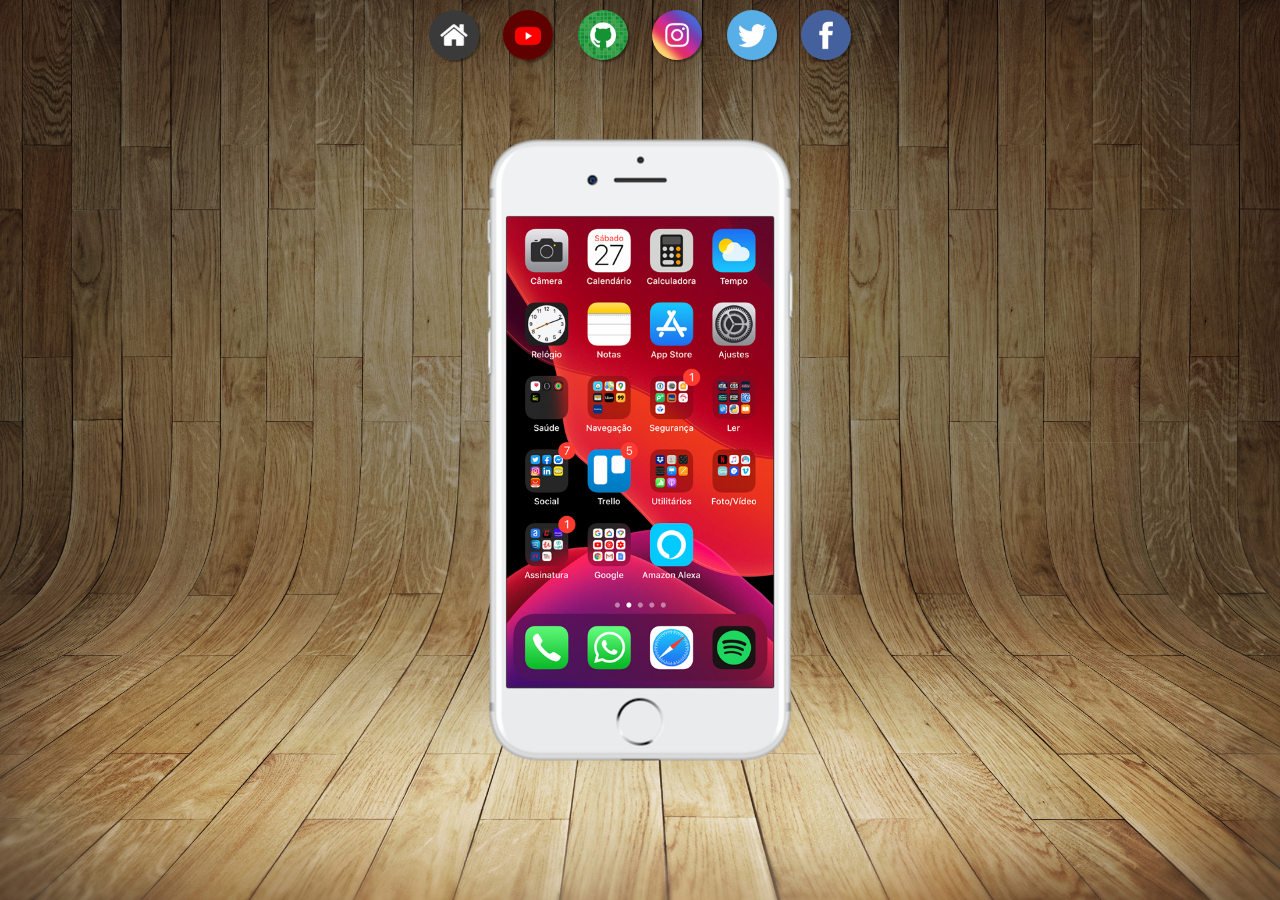
<file: index.html>
<!DOCTYPE html>
<html lang="pt-br">
<head>
    <meta charset="UTF-8">
    <meta name="viewport" content="width=device-width, initial-scale=1.0">
    <link rel="stylesheet" href="estilo/style.css">
    <link rel="shortcut icon" href="favicon.ico" type="image/x-icon">
    <title>Projeto Redes Sociais</title>
</head>
<body> <!--Versão do gustavo guanabara-->
    <main>
        <section id="telefone">
            <iframe src="home.html" name="tela" id="tela" frameborder="0">
                Seu navegador não é compativel com isso.
            </iframe>
        </section>

        <section id="redes-sociais">
            <a href="home.html" target="tela"> <img src="imagens/logo-home.jpg" alt="Home"></a> 
            <a href="youtube.html" target="tela"> <img src="imagens/logo-youtube.jpg" alt="YouTube"></a> 
            <a href="github.html" target="tela"> <img src="imagens/logo-github.jpg" alt="GitHub"></a> 
            <a href="instagram.html" target="tela"> <img src="imagens/logo-instagram.jpg" alt="Instagram"></a> 
            <a href="twitter.html" target="tela"> <img src="imagens/logo-twitter.jpg" alt="Twitter"></a>
            <a href="facebook.html" target="tela"> <img src="imagens/logo-facebook.jpg" alt="Facebook"></a>
        </section>
    </main>
</body>
</html>
</file>
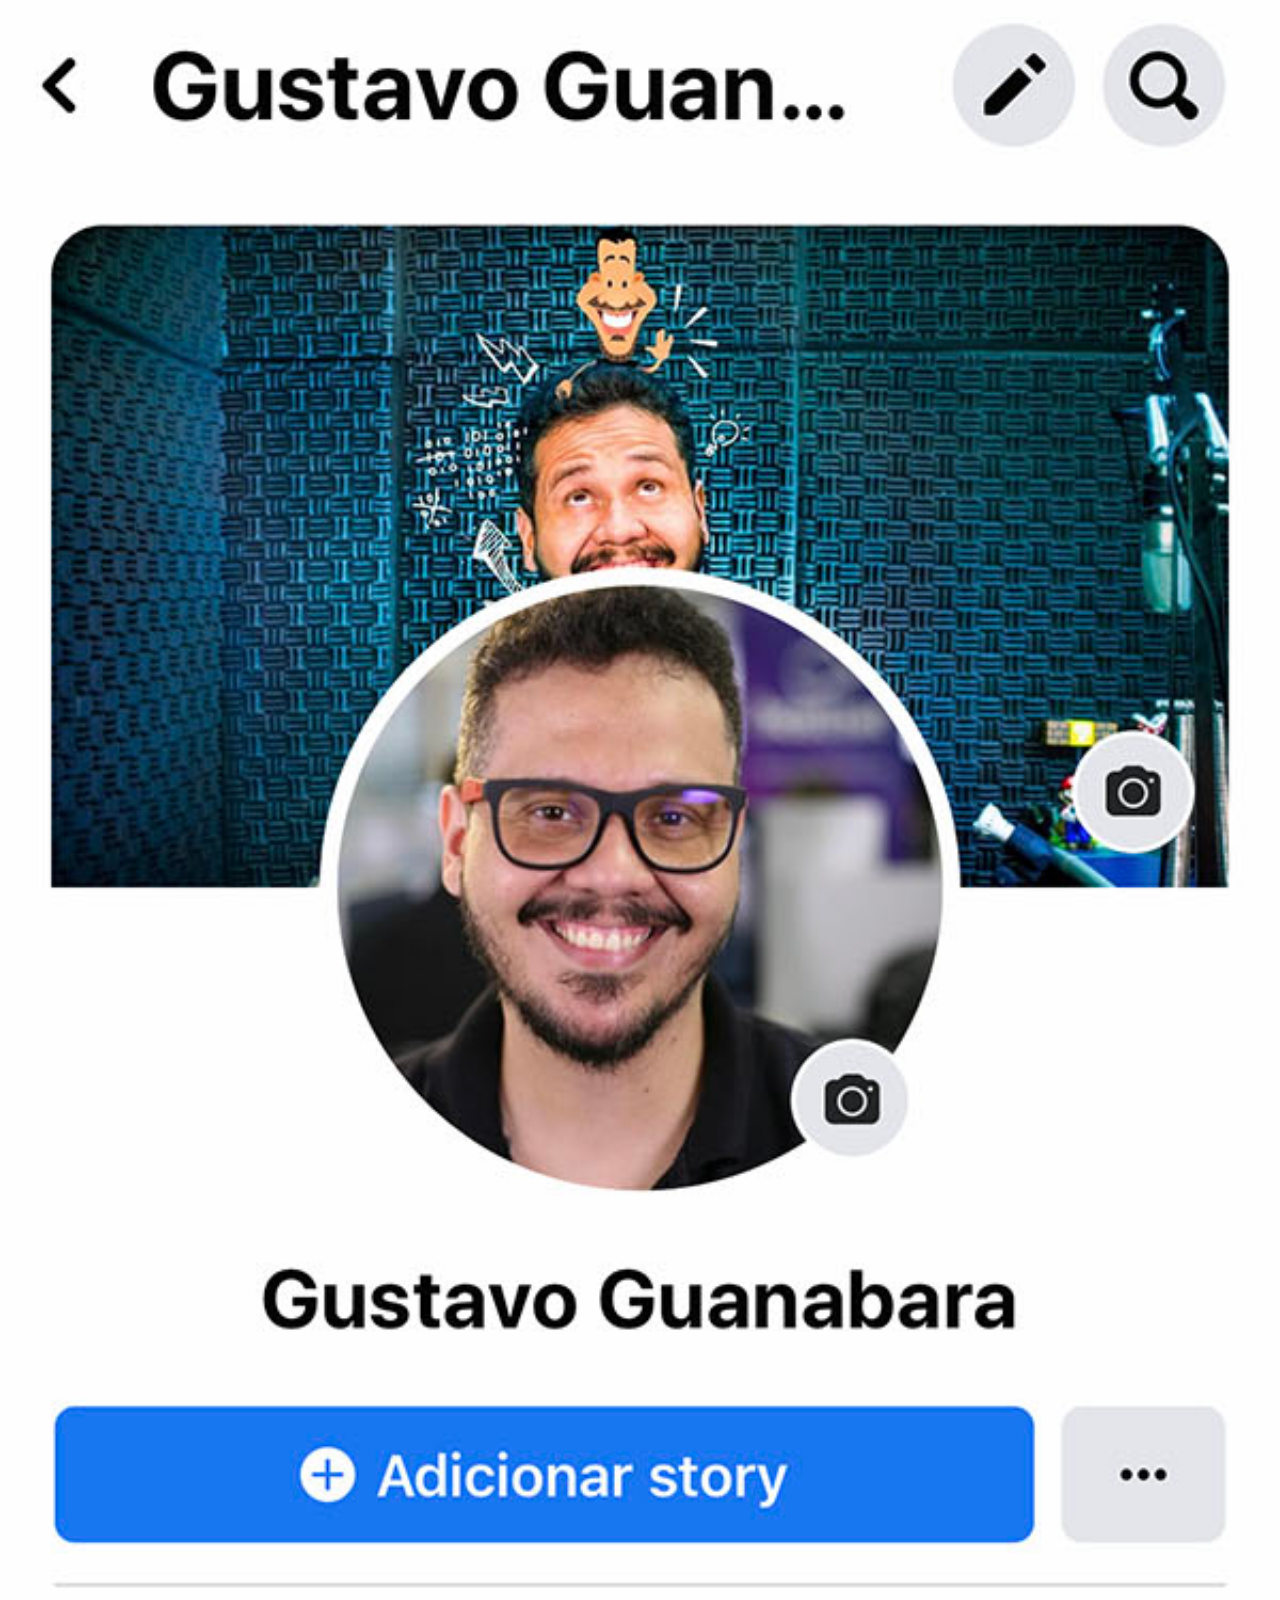
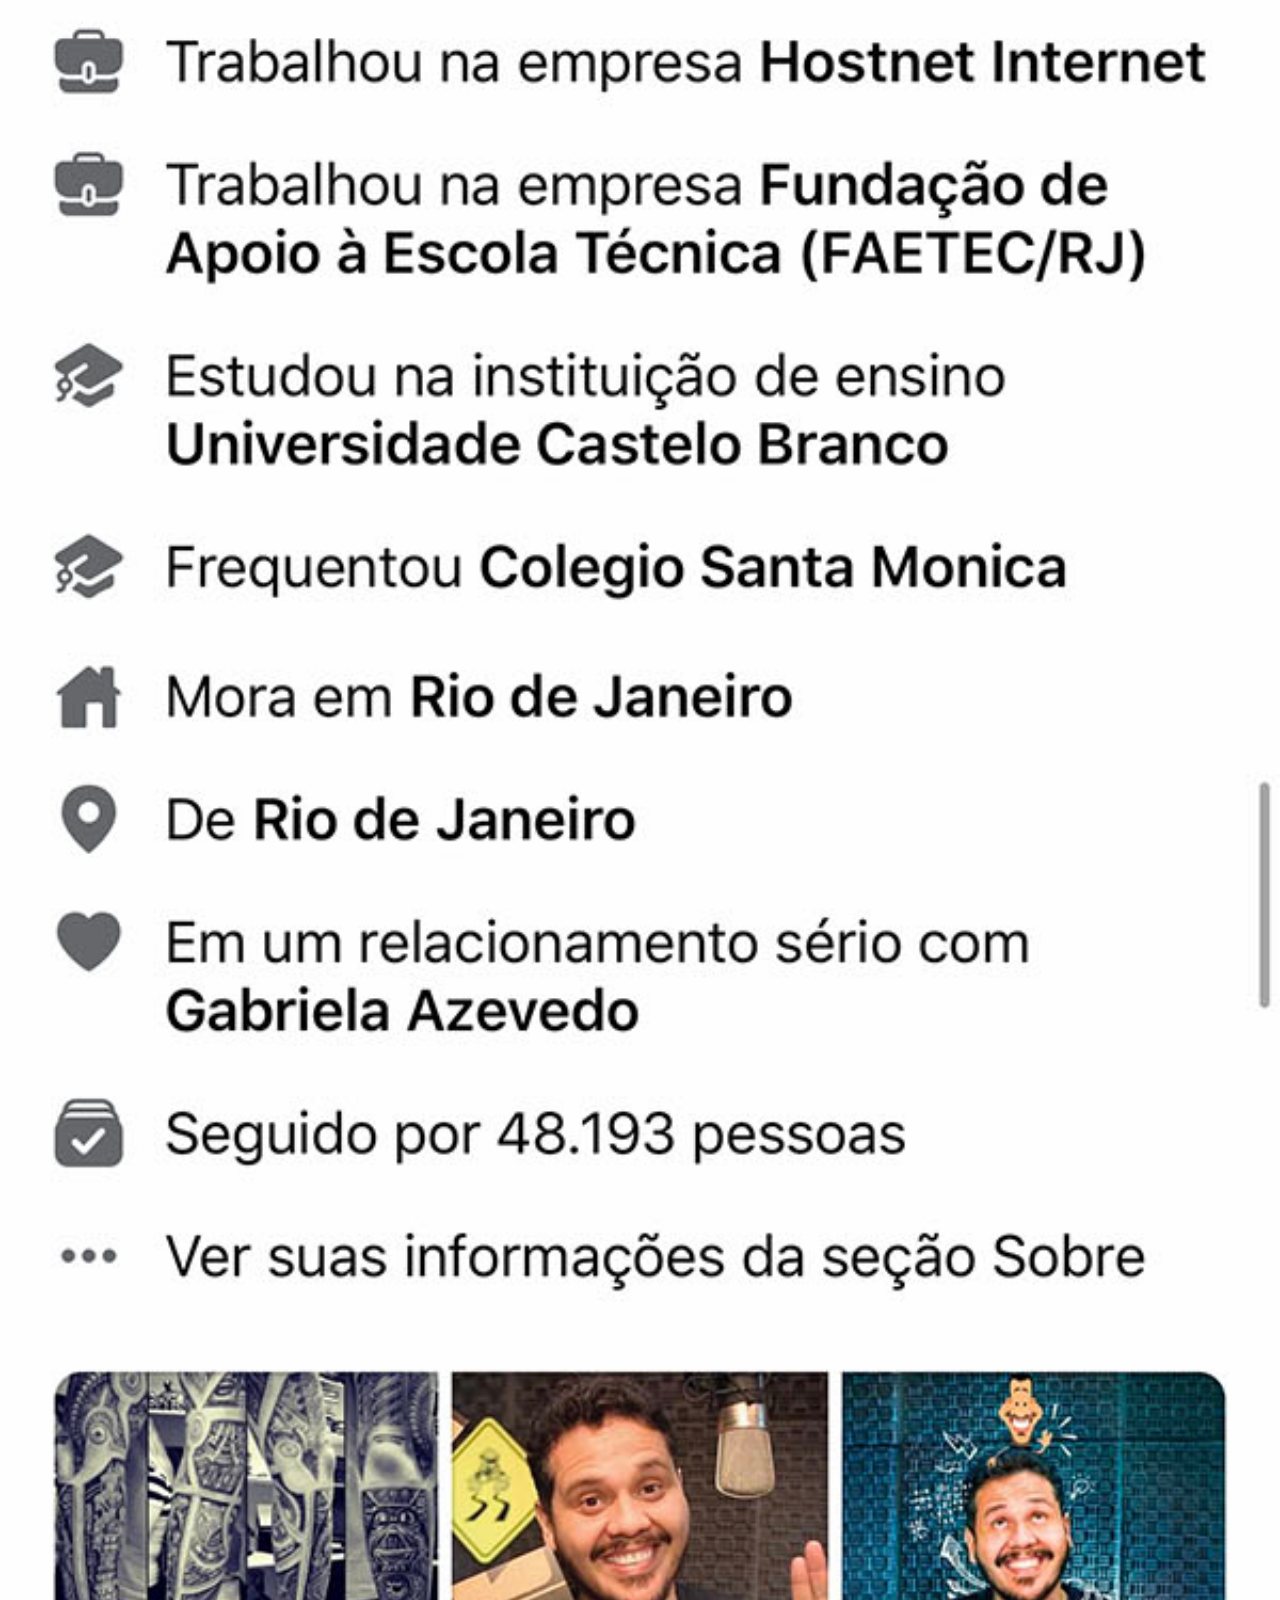
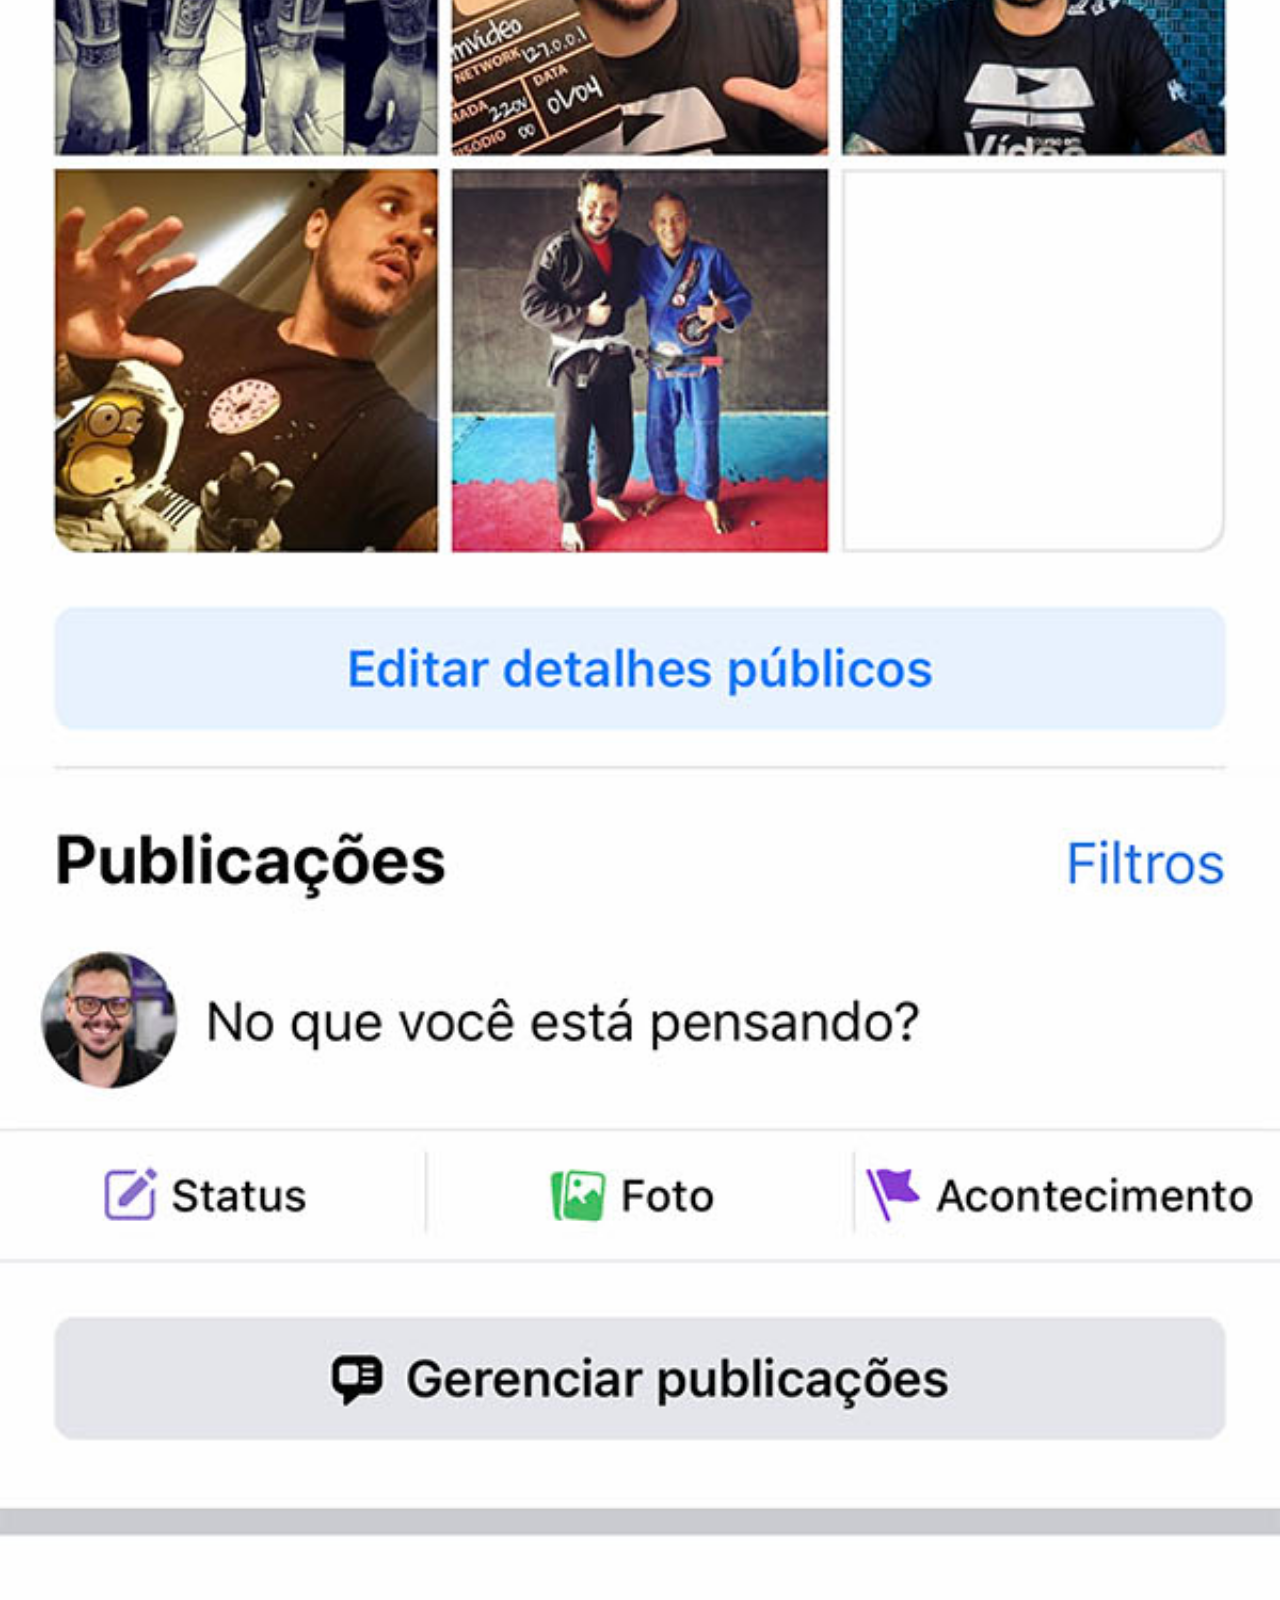
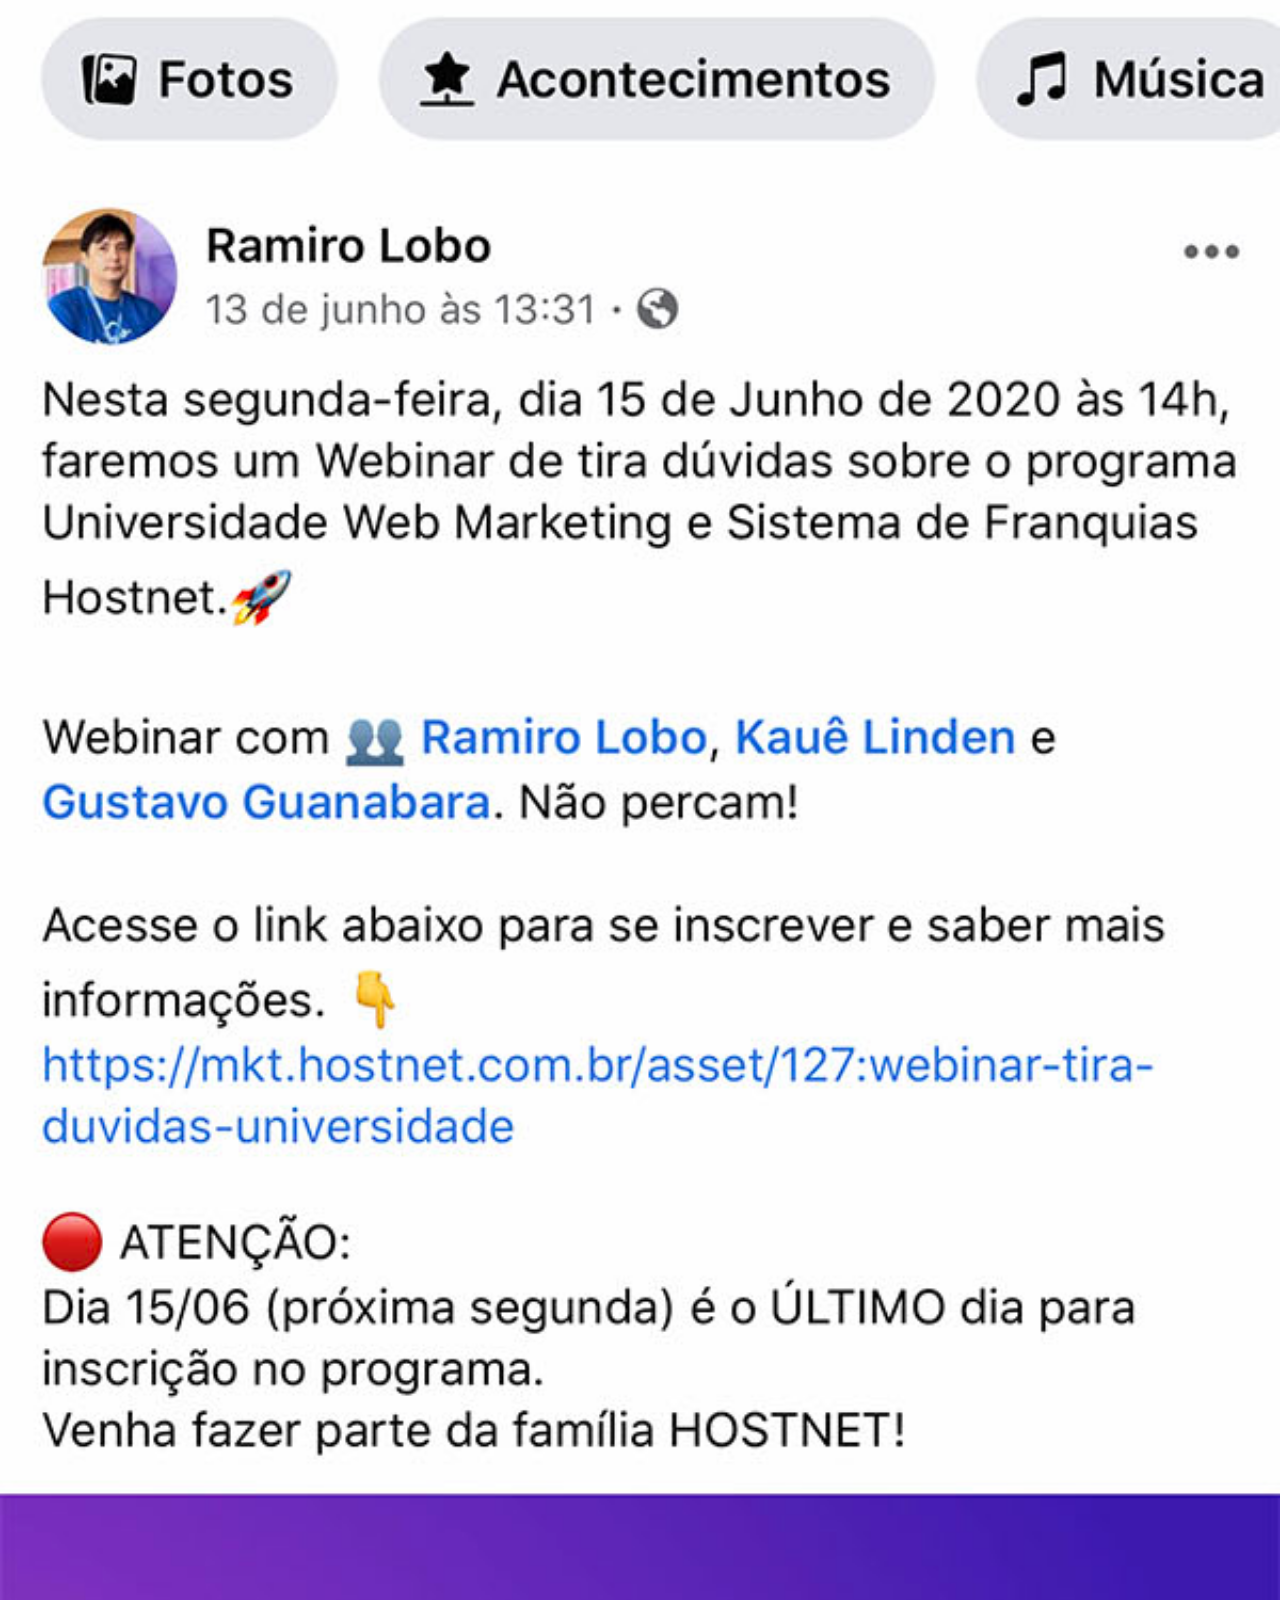
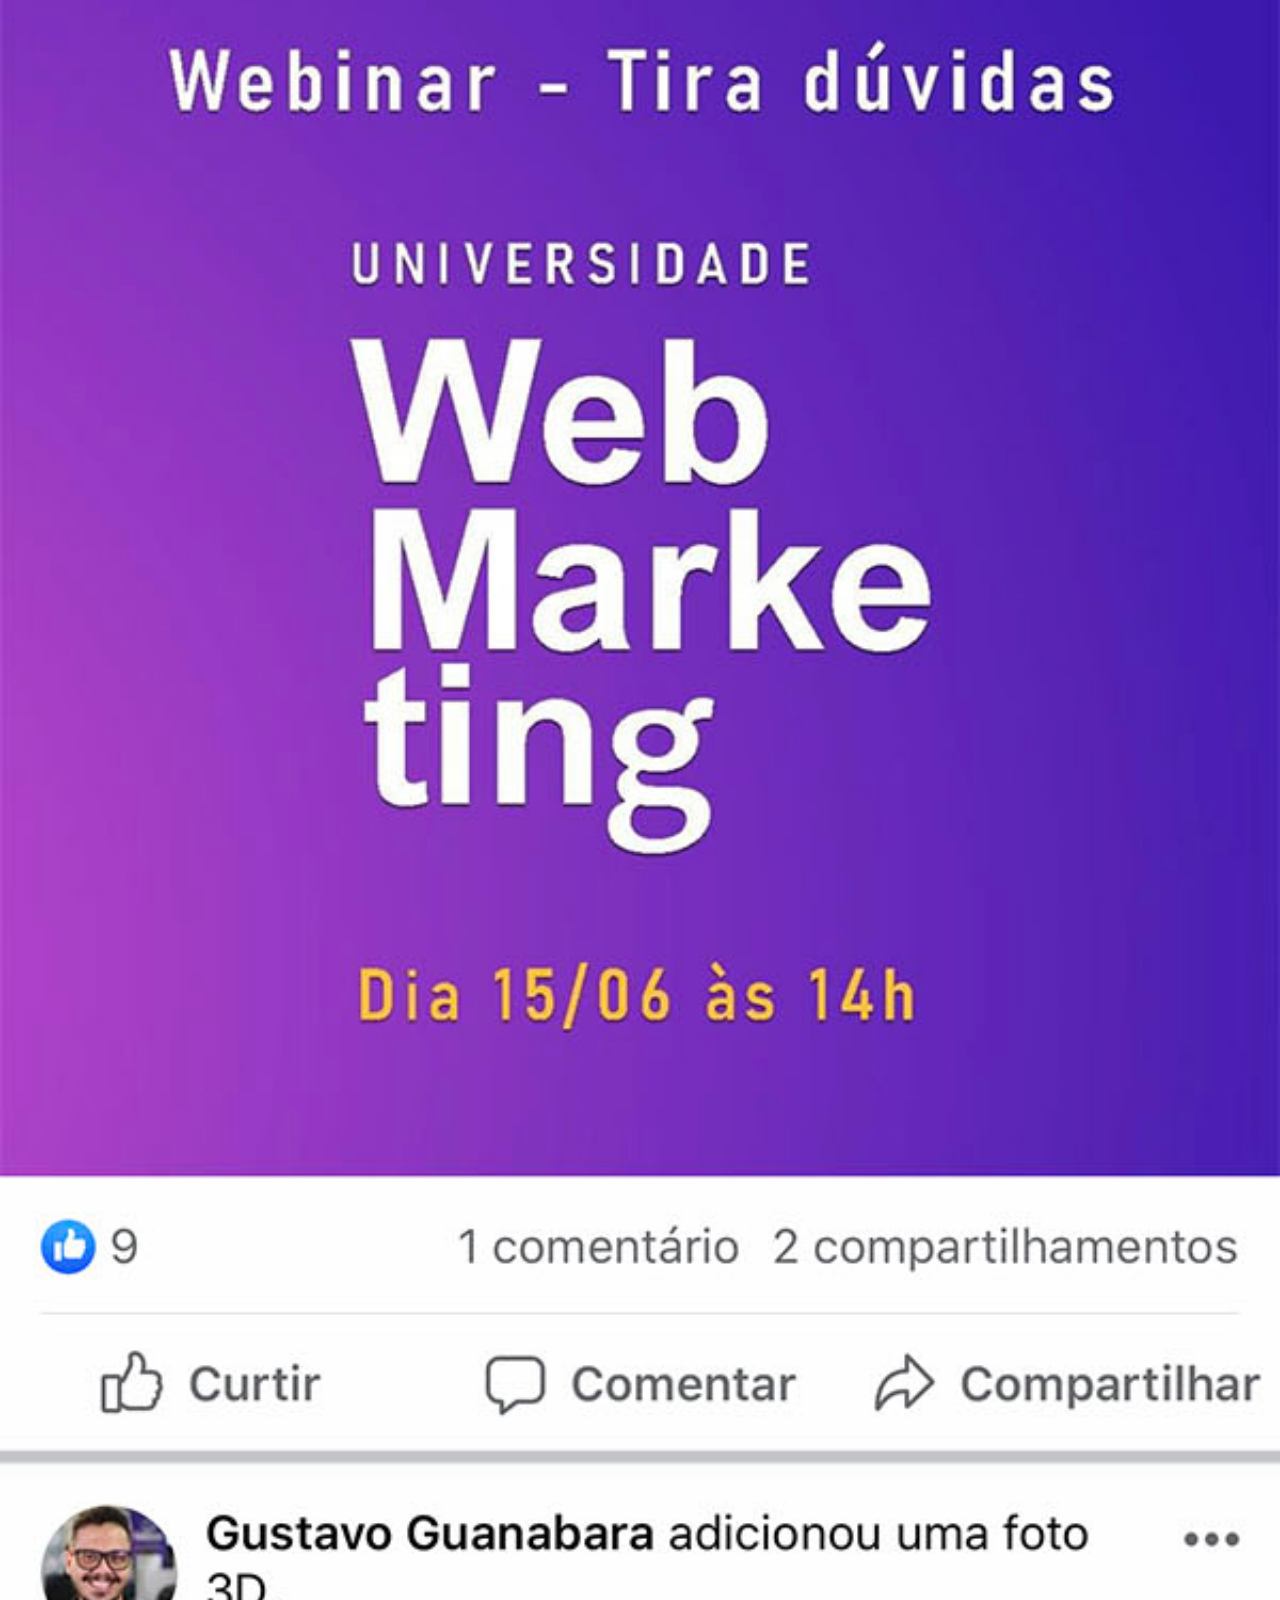
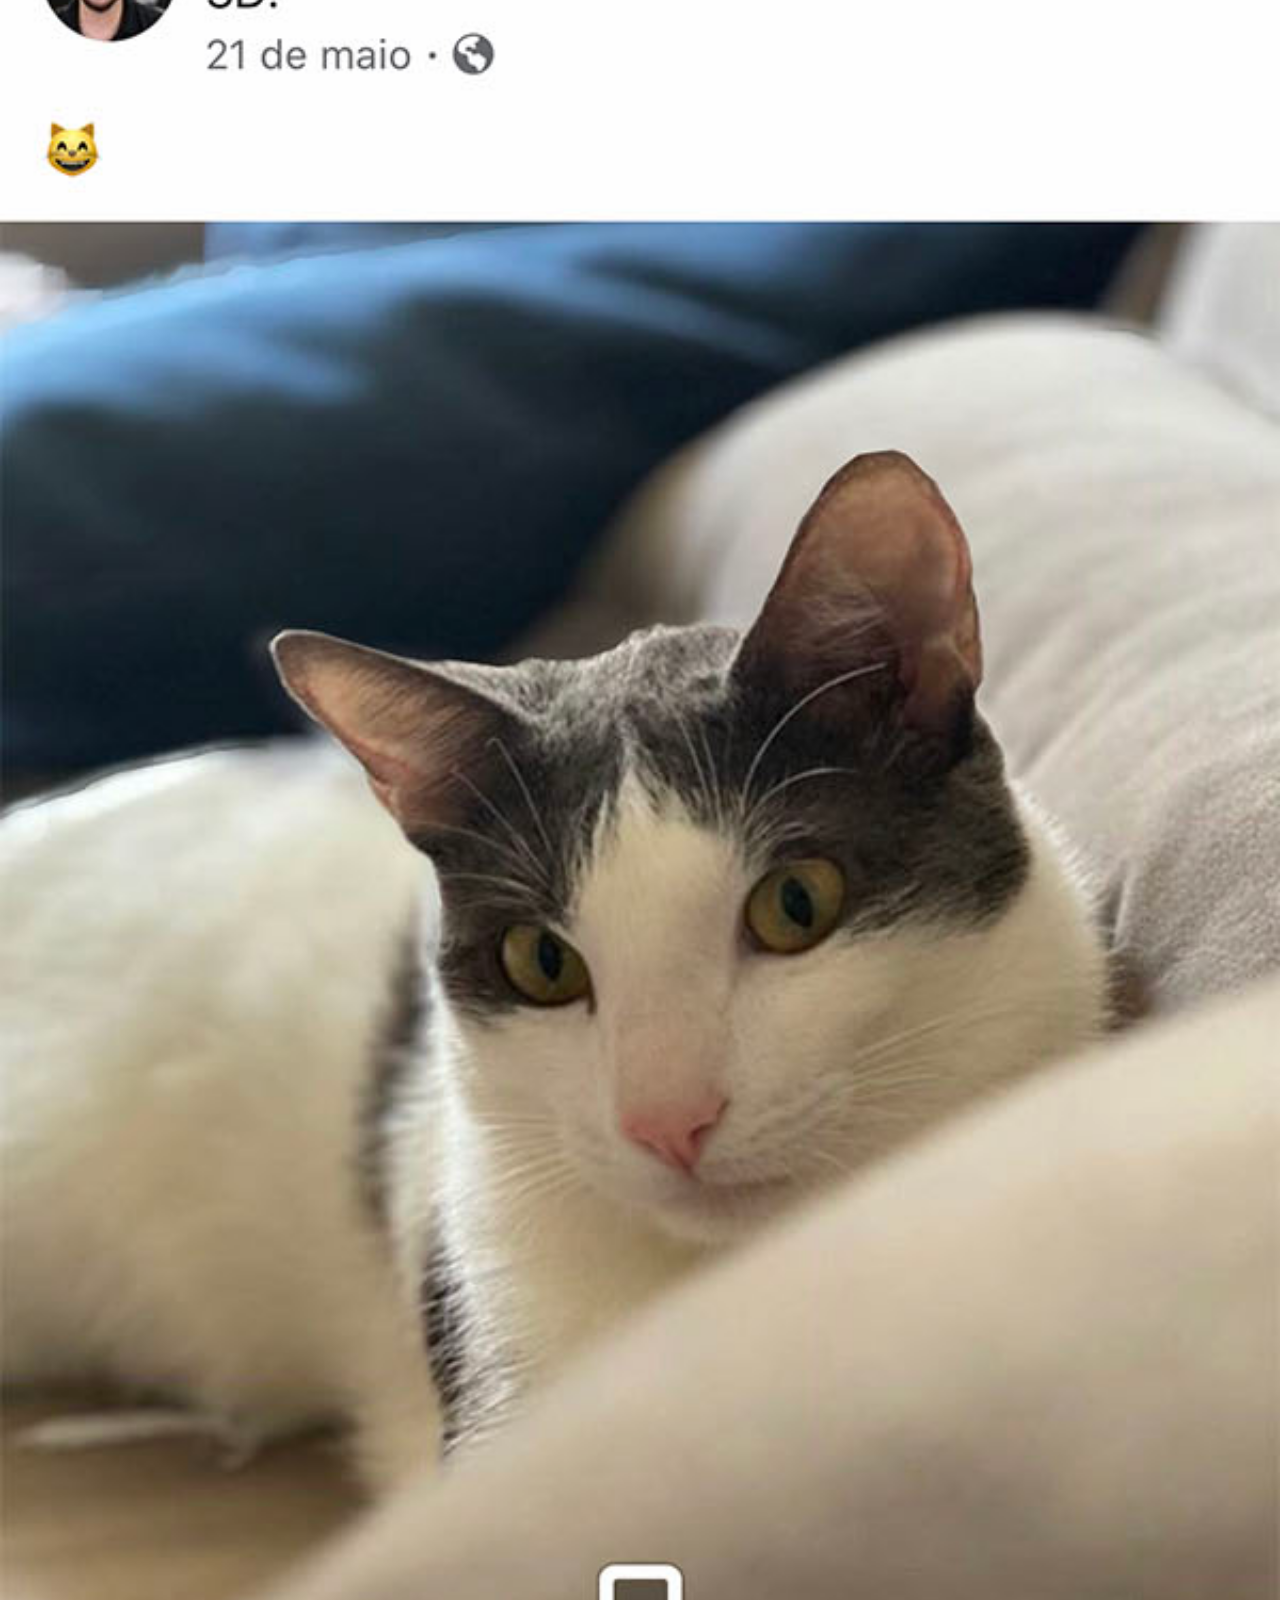
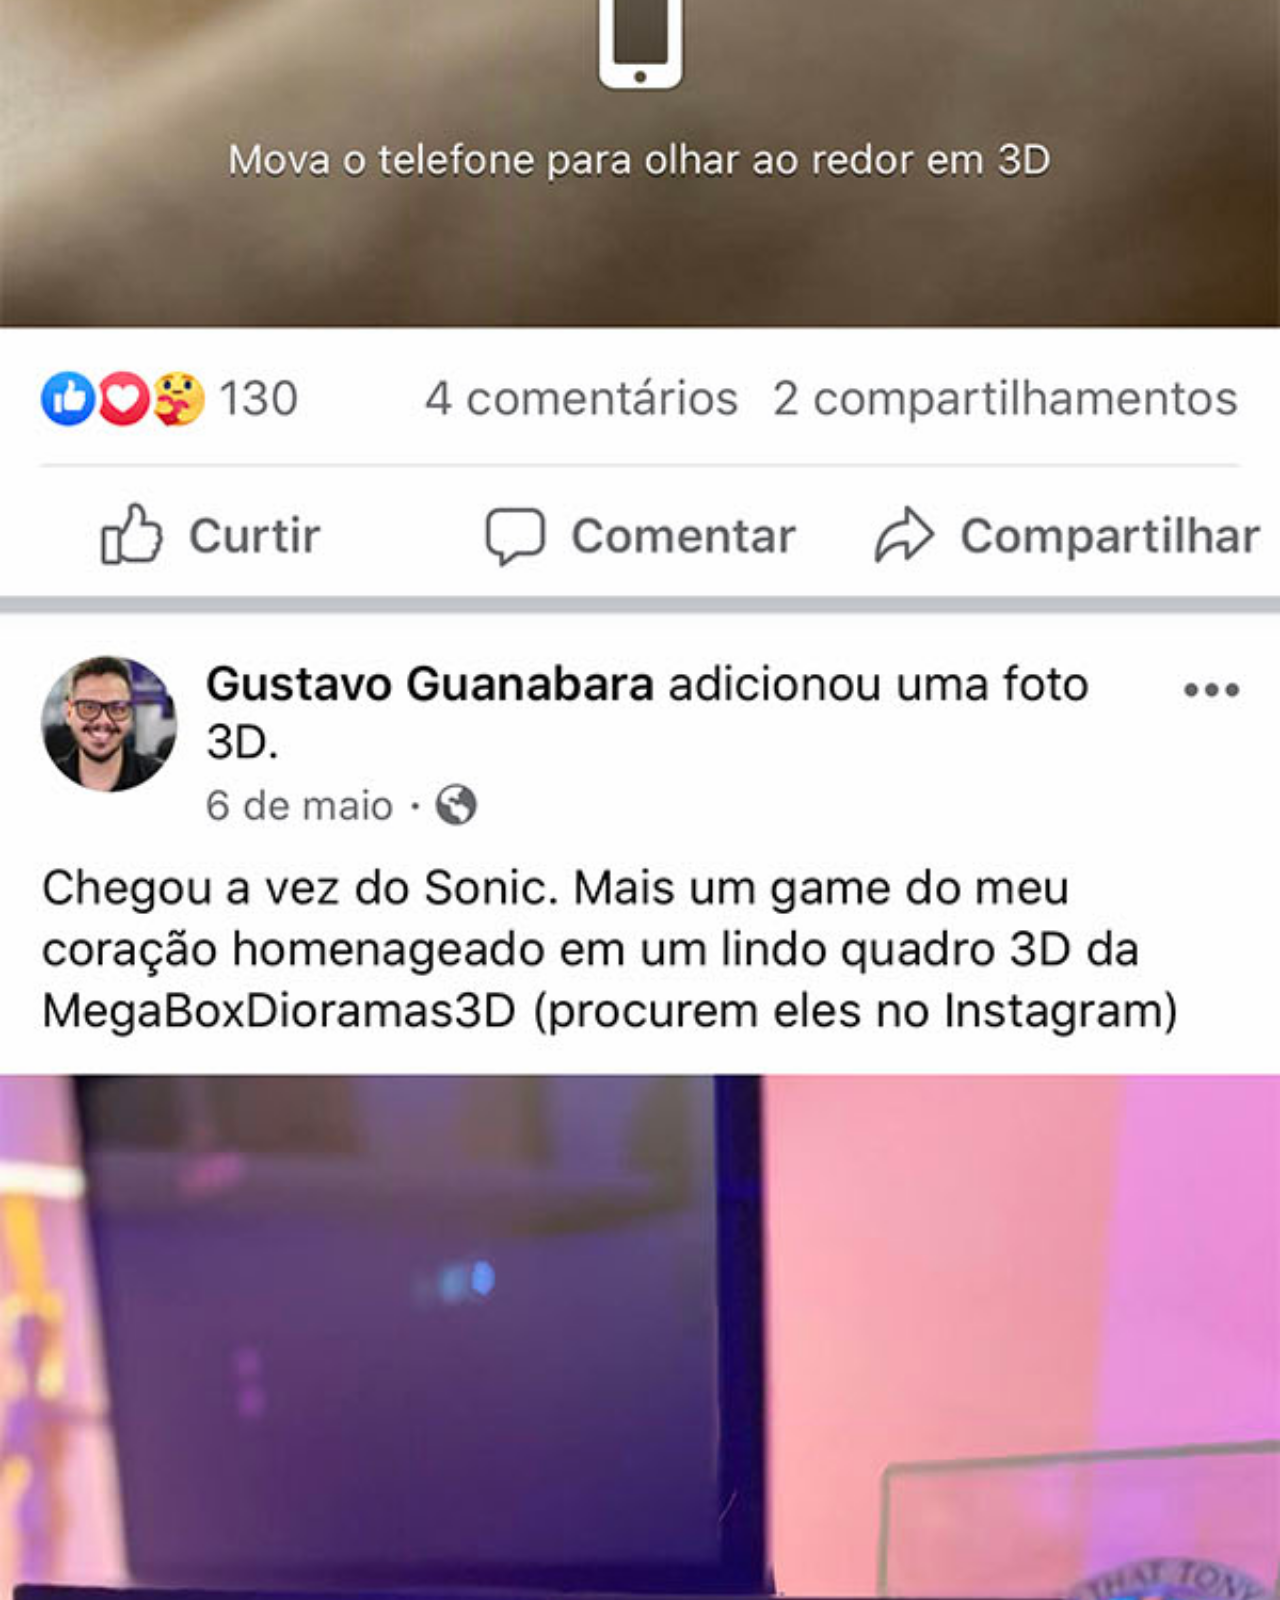
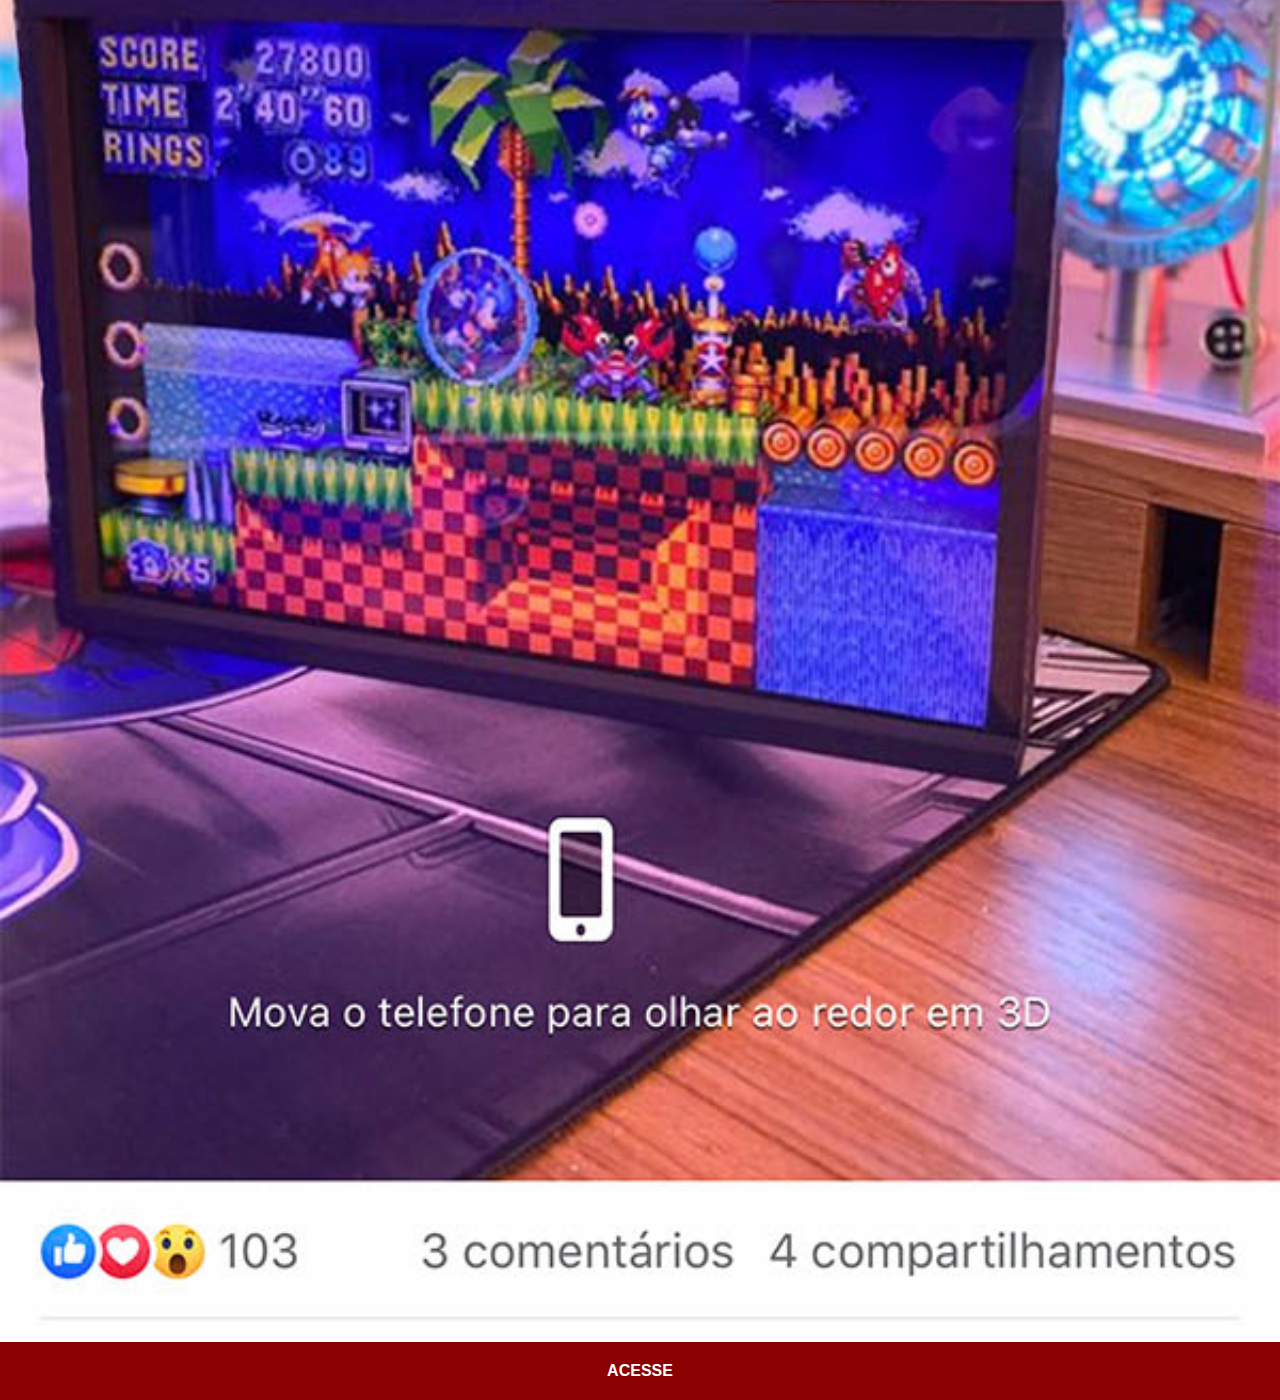
<file: facebook.html>
<!DOCTYPE html>
<html lang="pt-br">
<head>
    <meta charset="UTF-8">
    <meta name="viewport" content="width=device-width, initial-scale=1.0">
    <title>Facebook</title>
    <link rel="stylesheet" href="estilo/social.css">
</head>
<body>
    <img src="imagens/tela-facebook.jpg" alt="Facebook">
    <a href="https://www.facebook.com/gustavoguanabara/?locale=pt_BR" target="_blank">ACESSE</a>
</body>
</html>
</file>
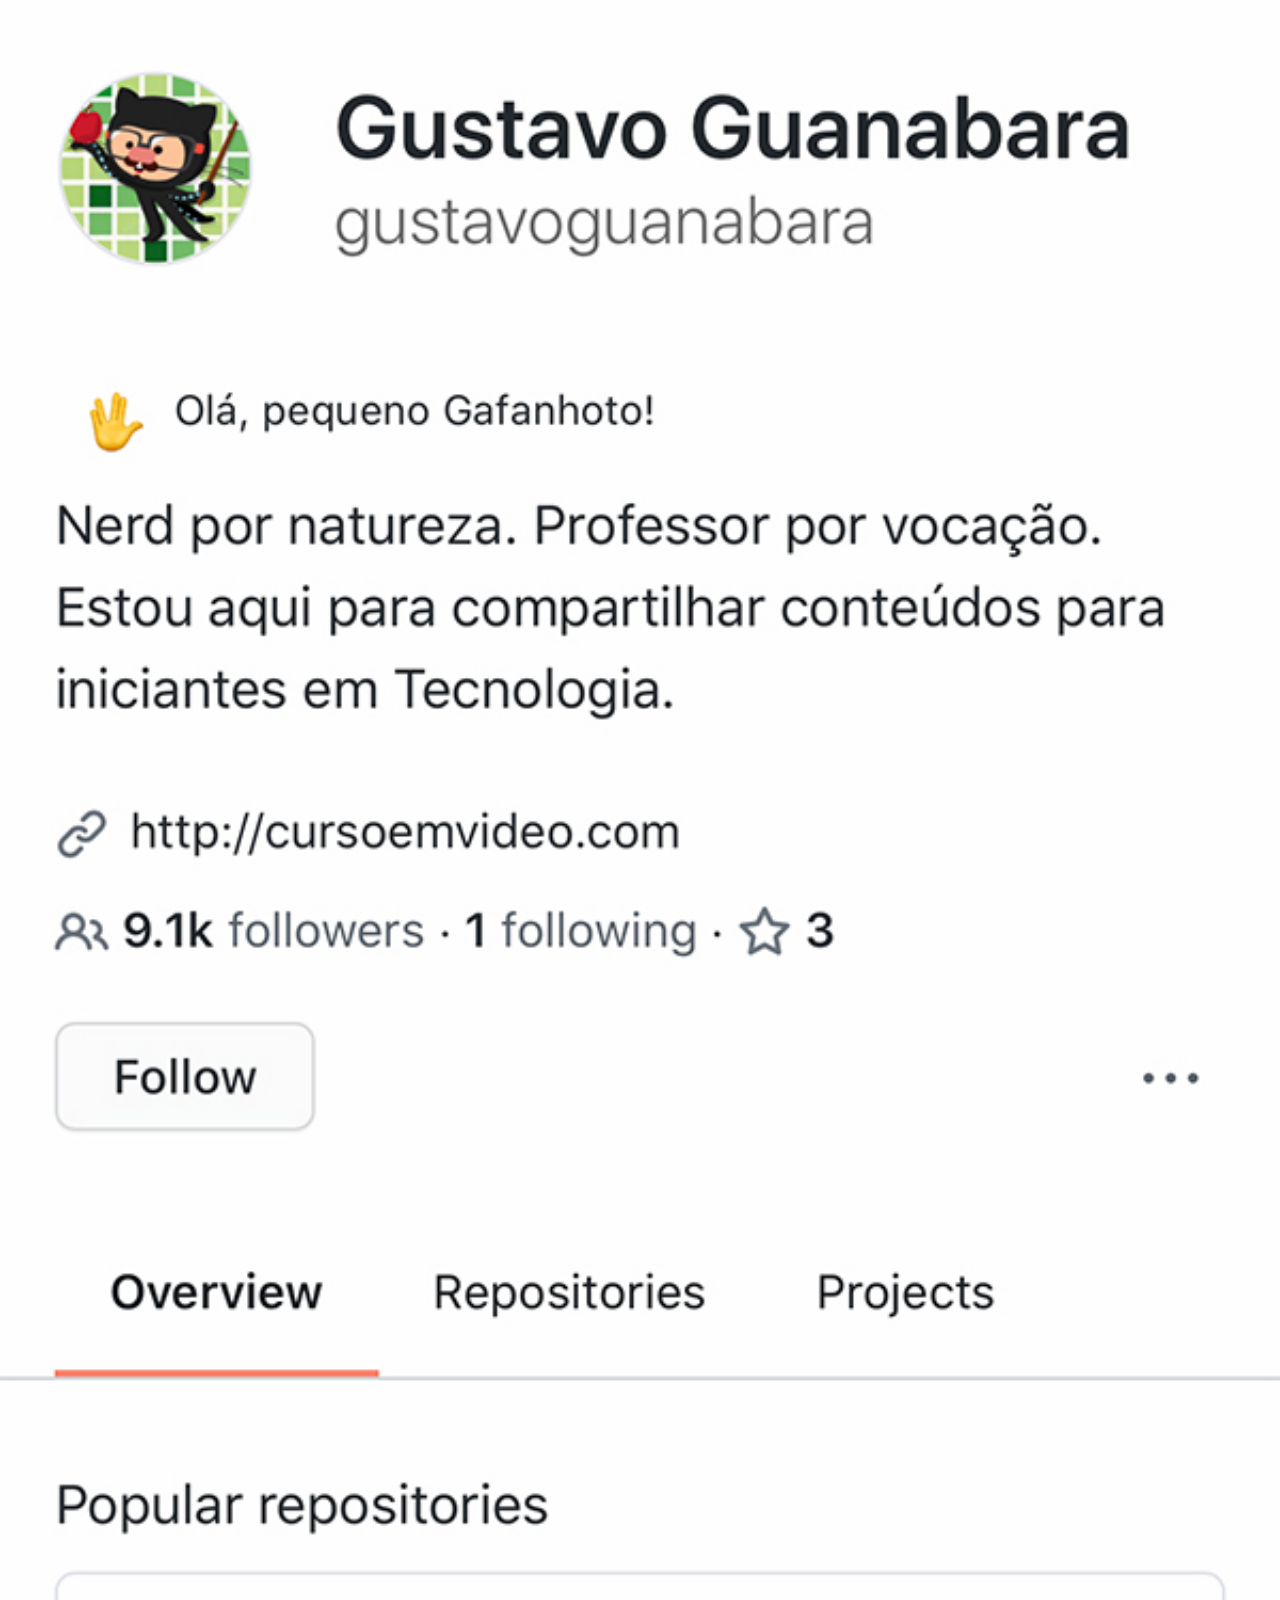
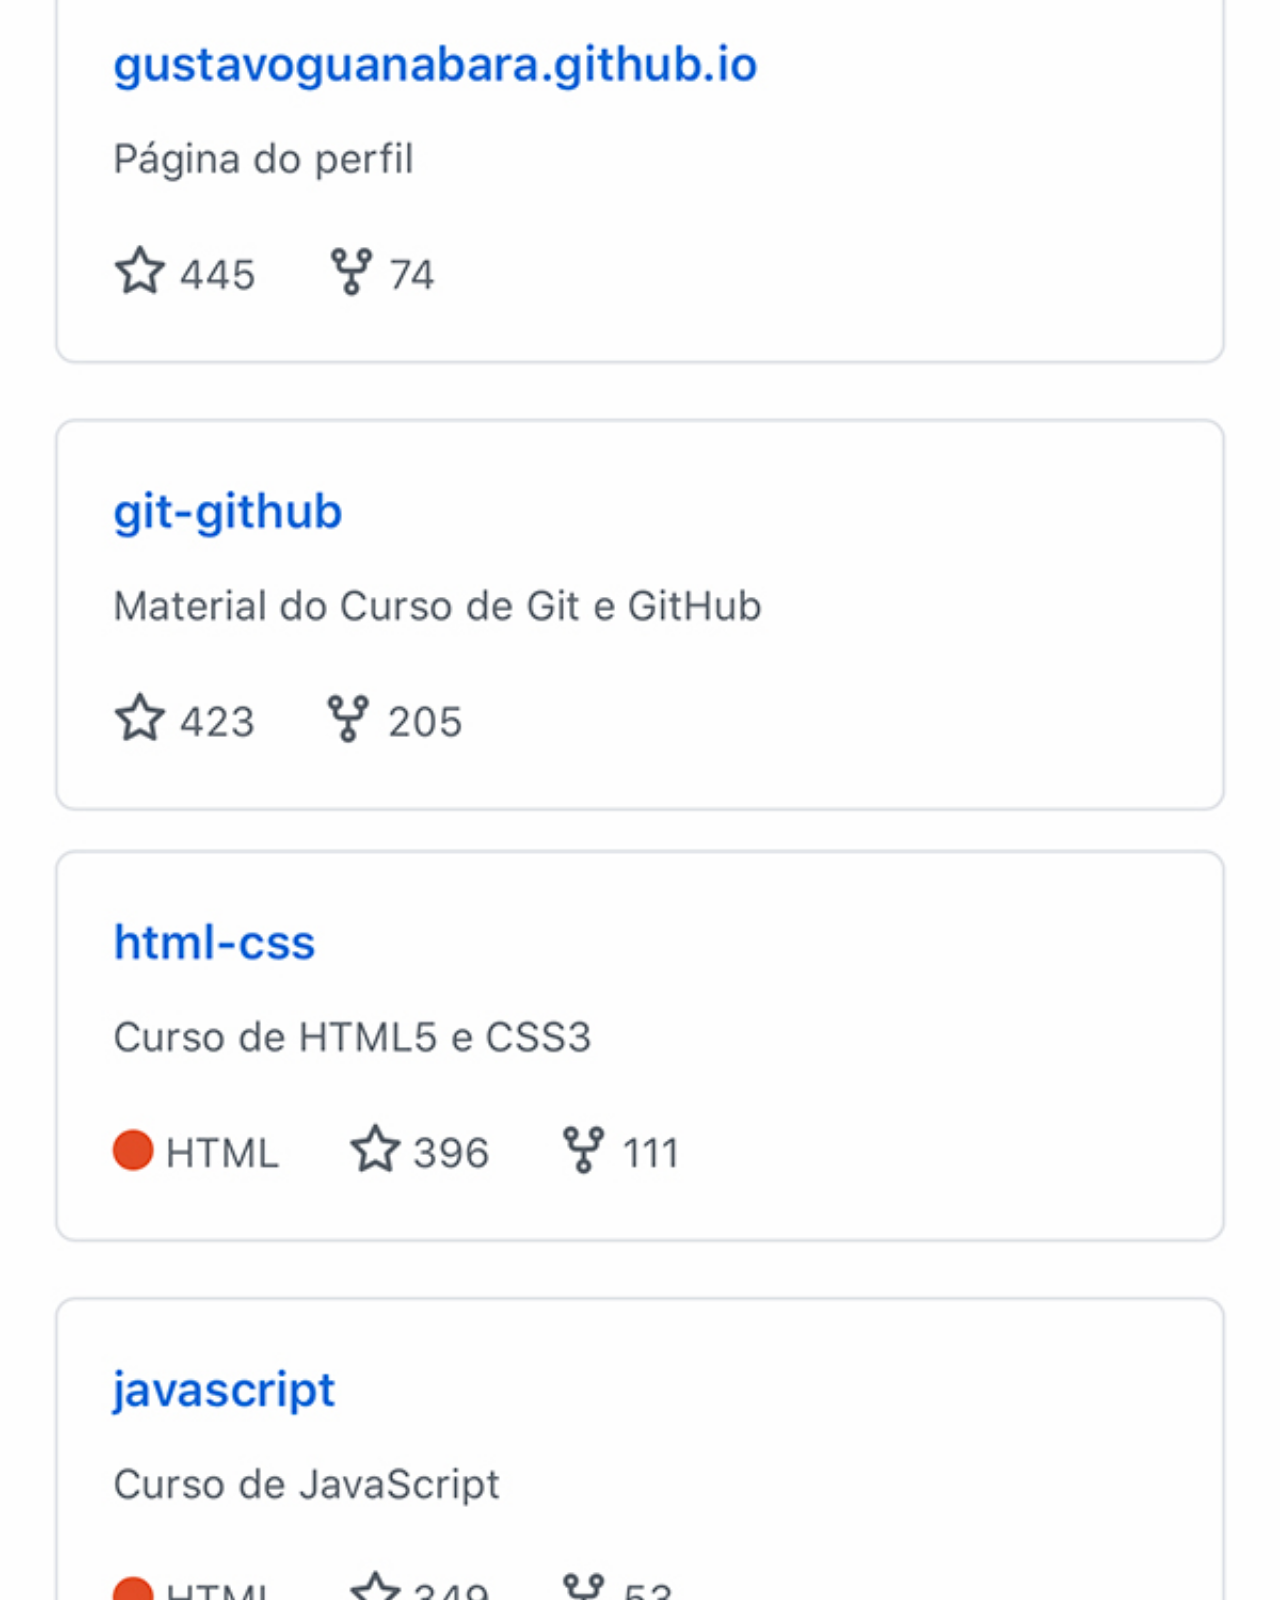
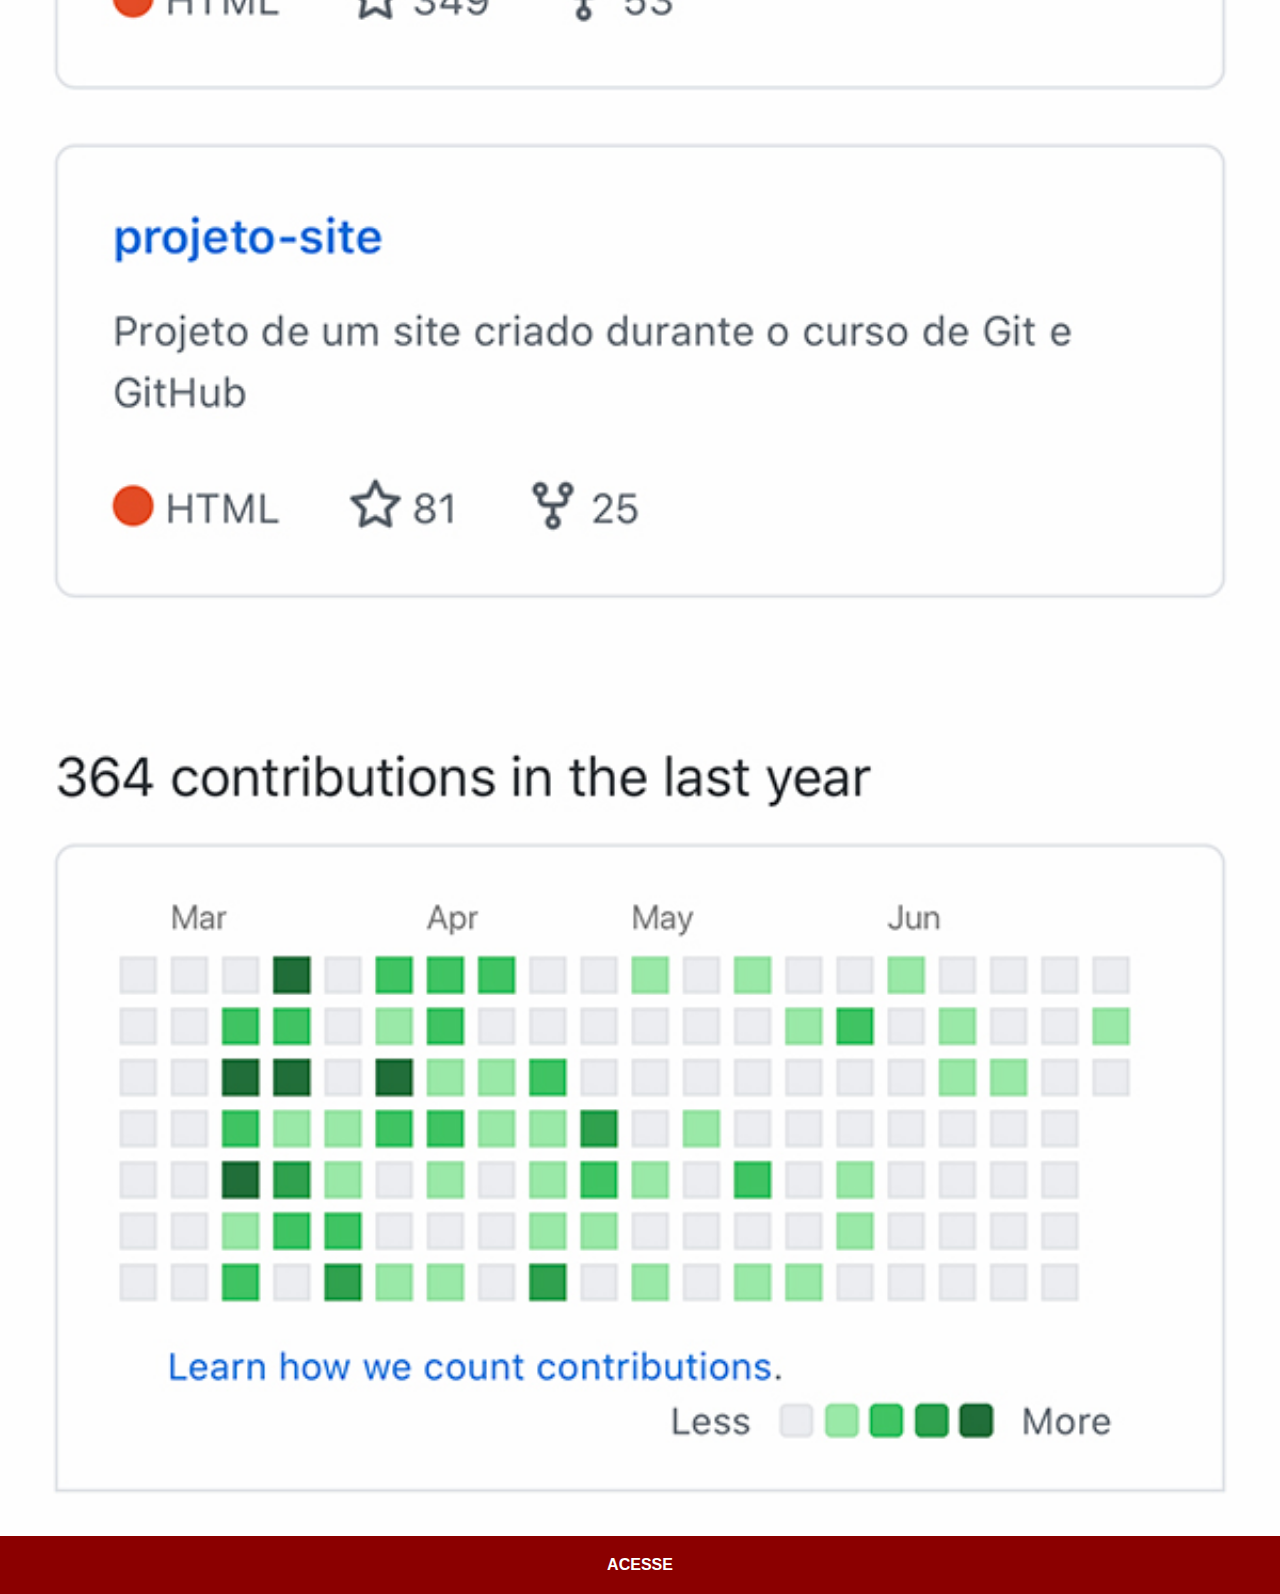
<file: github.html>
<!DOCTYPE html>
<html lang="pt-br">
<head>
    <meta charset="UTF-8">
    <meta name="viewport" content="width=device-width, initial-scale=1.0">
    <title>GitHub</title>
    <link rel="stylesheet" href="estilo/social.css">
</head>
<body>
   <img src="imagens/tela-github.jpg" alt="GitHub"> 
   <a href="https://github.com/gustavoguanabara/" target="_blank">ACESSE</a>
</body>
</html>
</file>
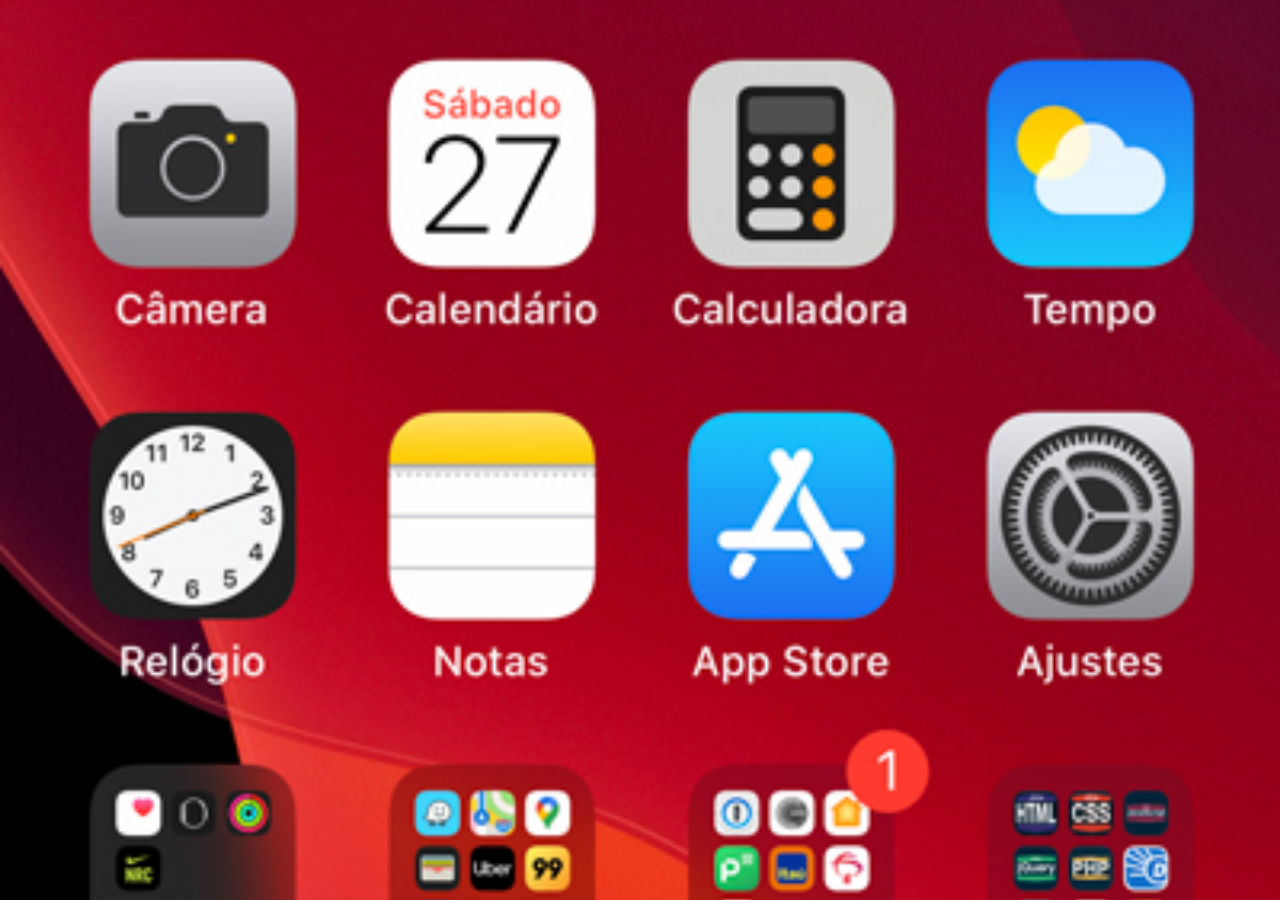
<file: home.html>
<!DOCTYPE html>
<html lang="pt-br">
<head>
    <meta charset="UTF-8">
    <meta name="viewport" content="width=device-width, initial-scale=1.0">
    <title>Home</title>
    <style>
        * {
            margin: 0px;
            padding: 0px;
        }

        body {
            height: 100vh;
            width: 100vw;
            background: black url('imagens/tela-home.jpg') no-repeat top center;
            background-size: cover;
        }
    </style>
</head>
<body>
    
</body>
</html>
</file>
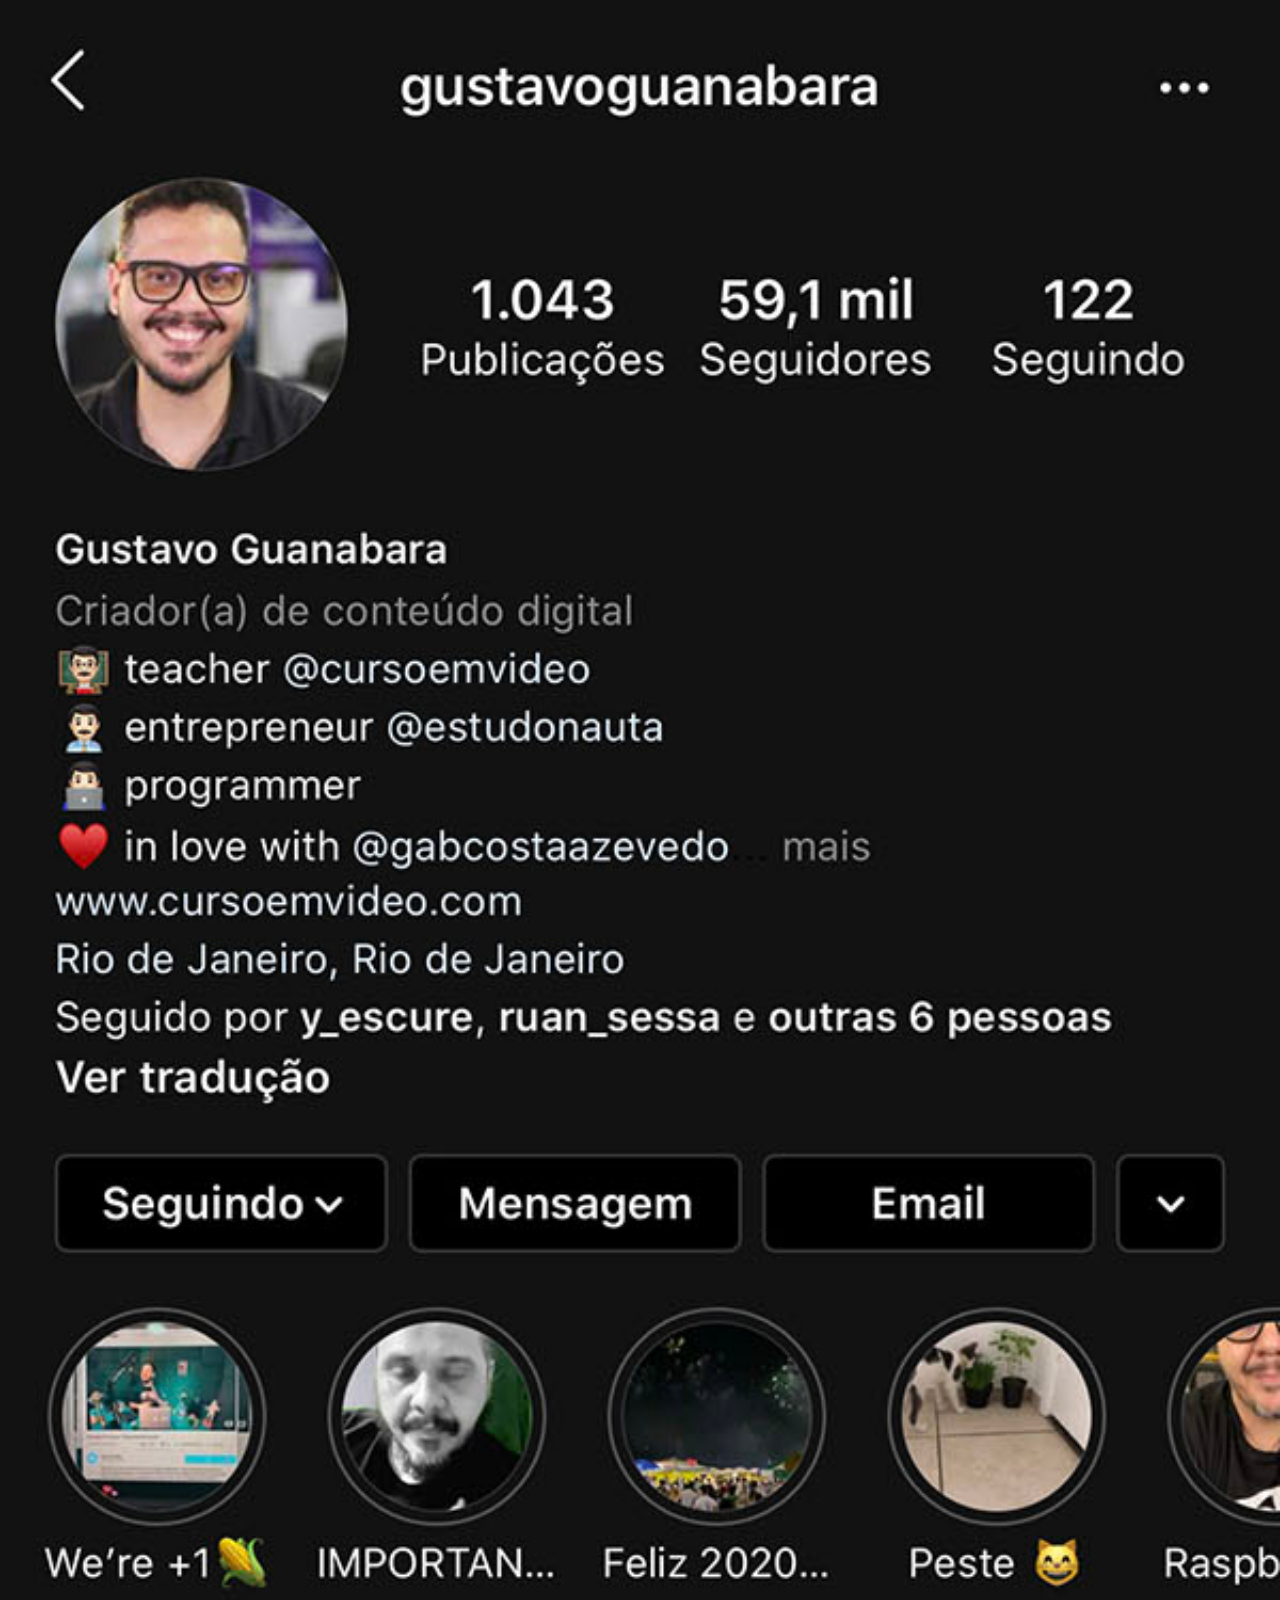
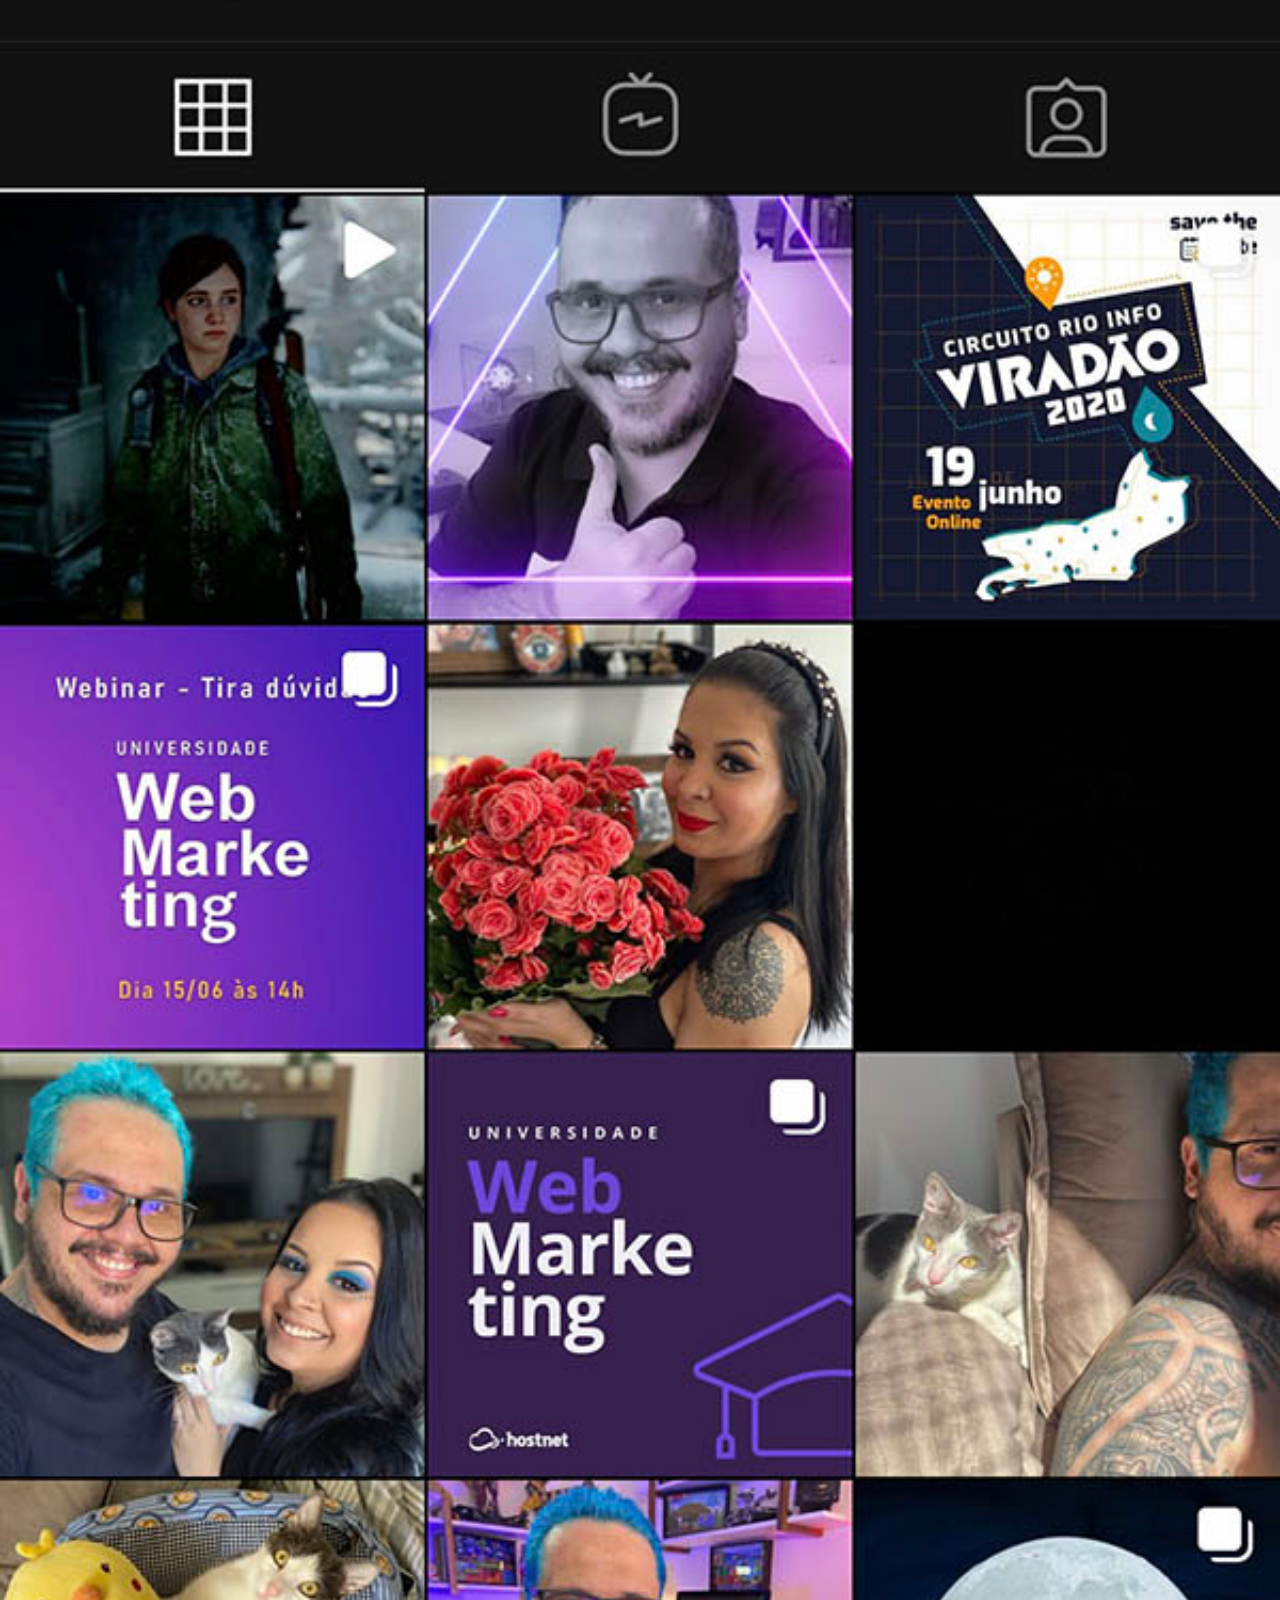
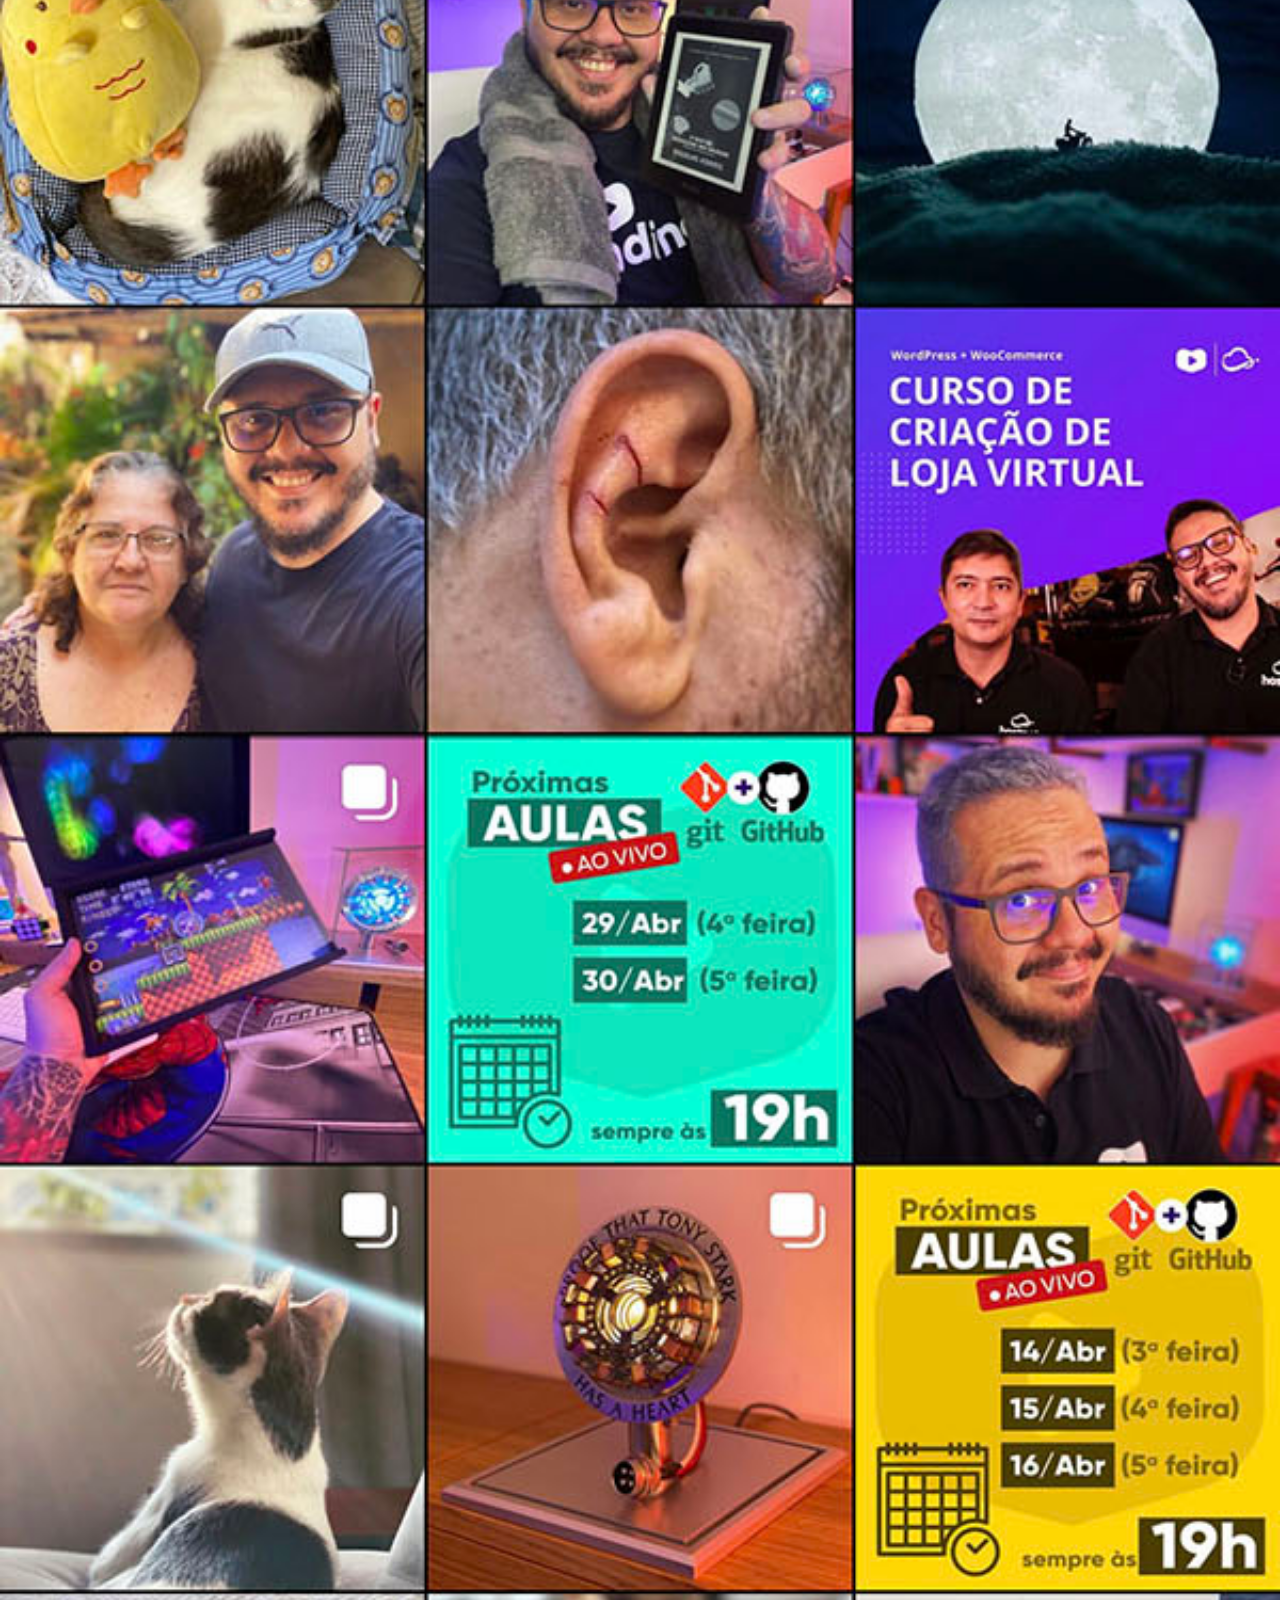
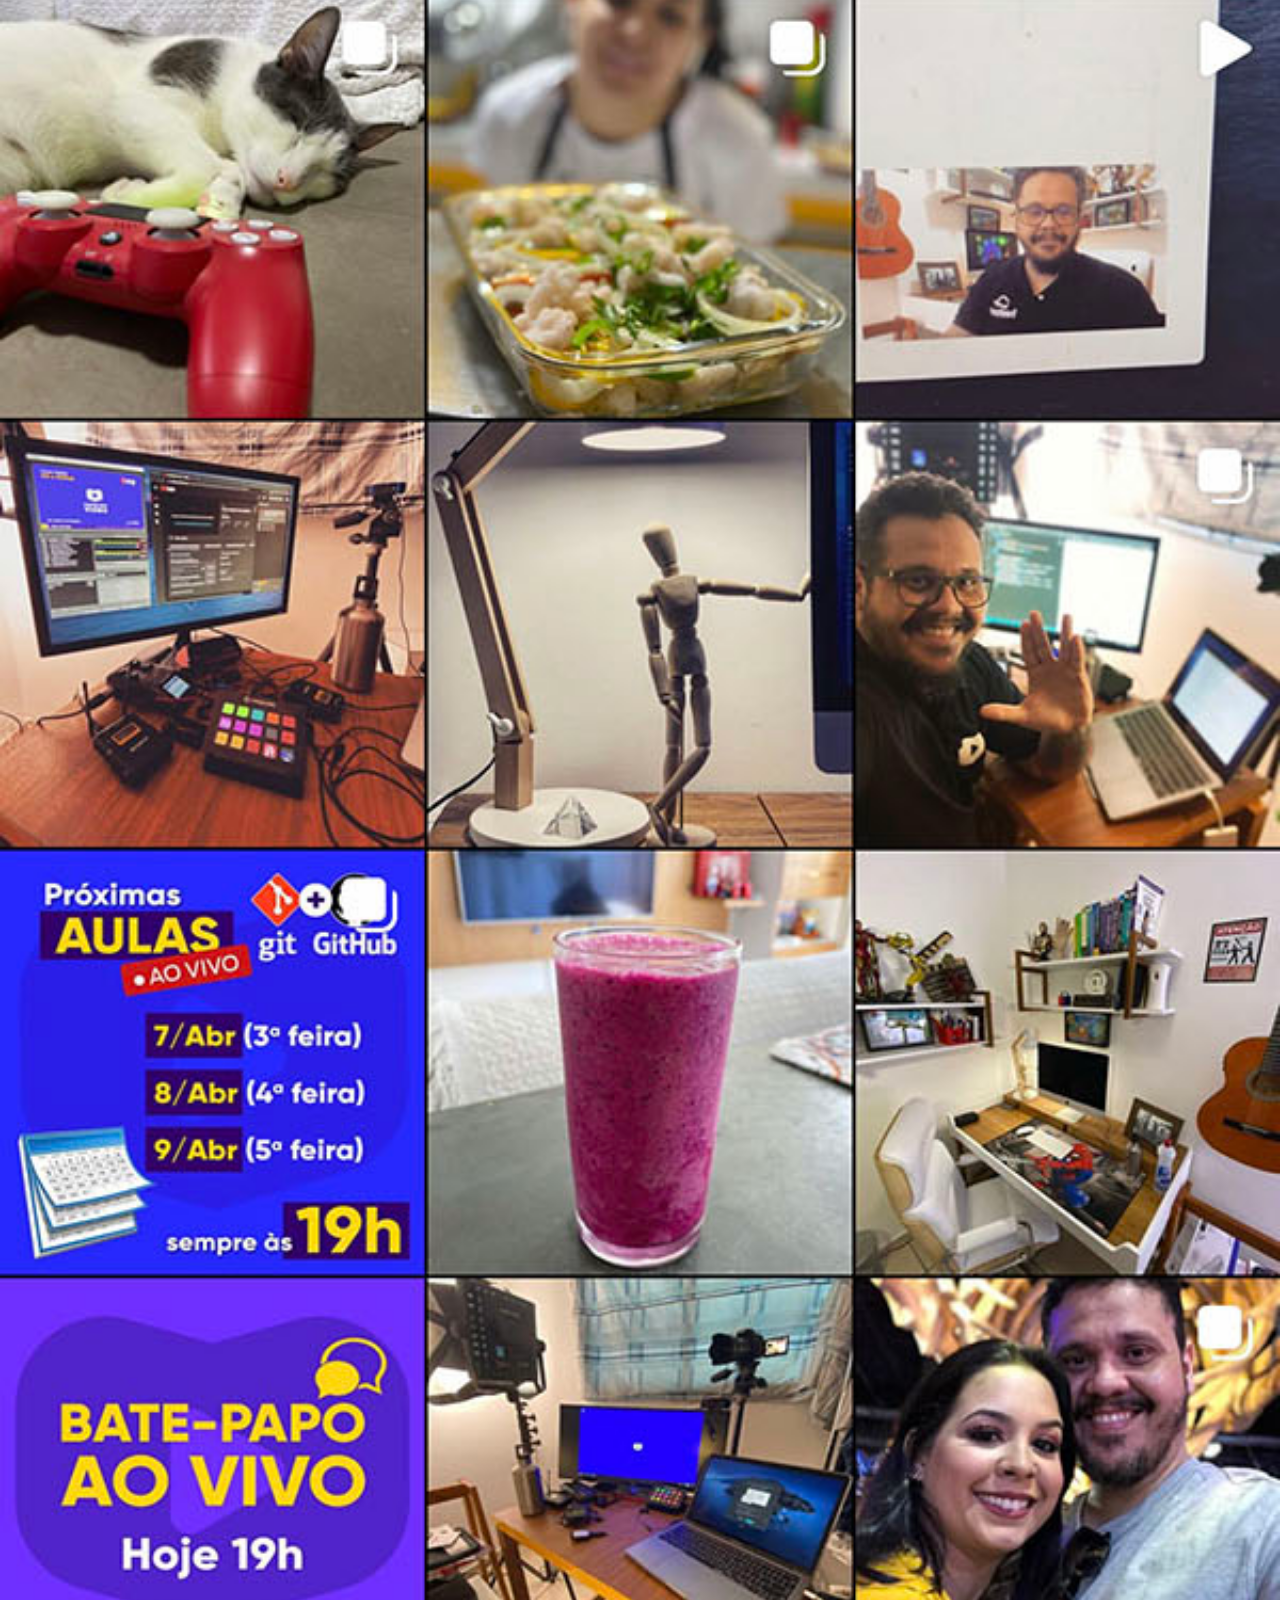
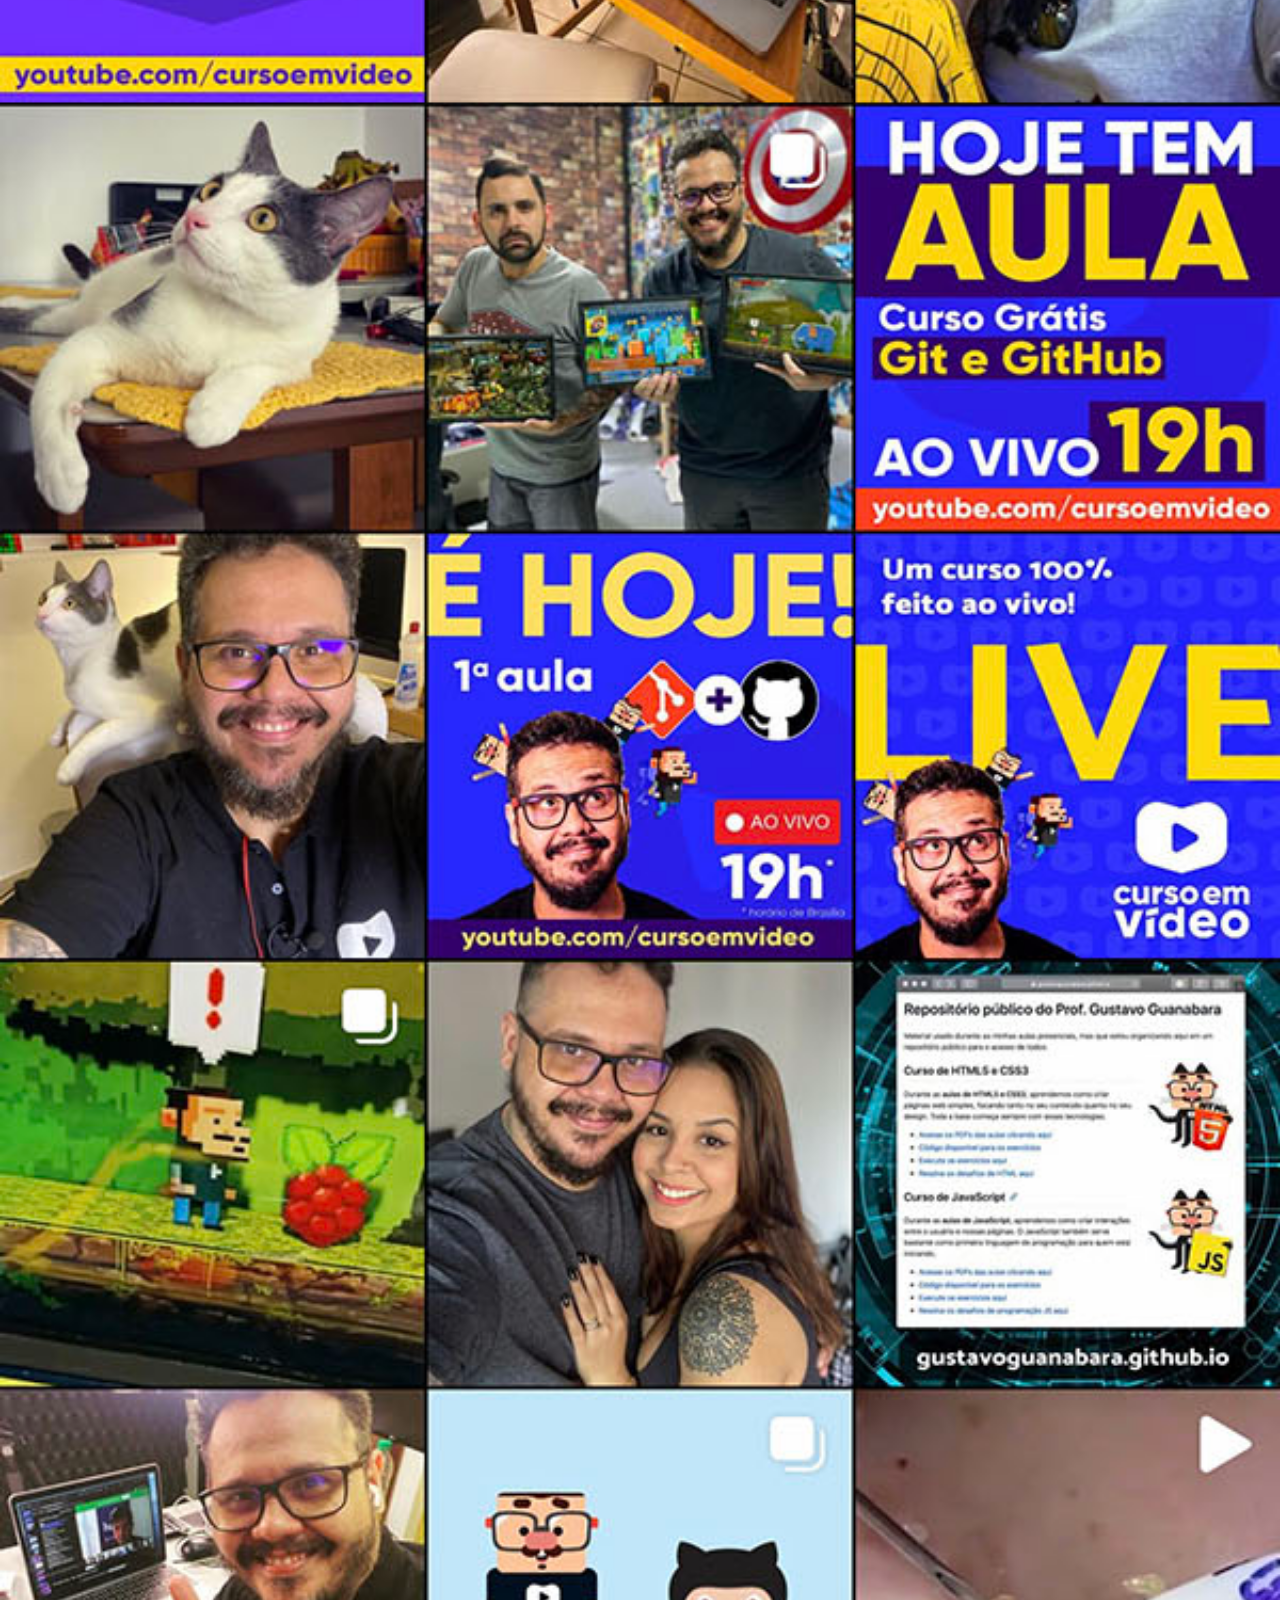
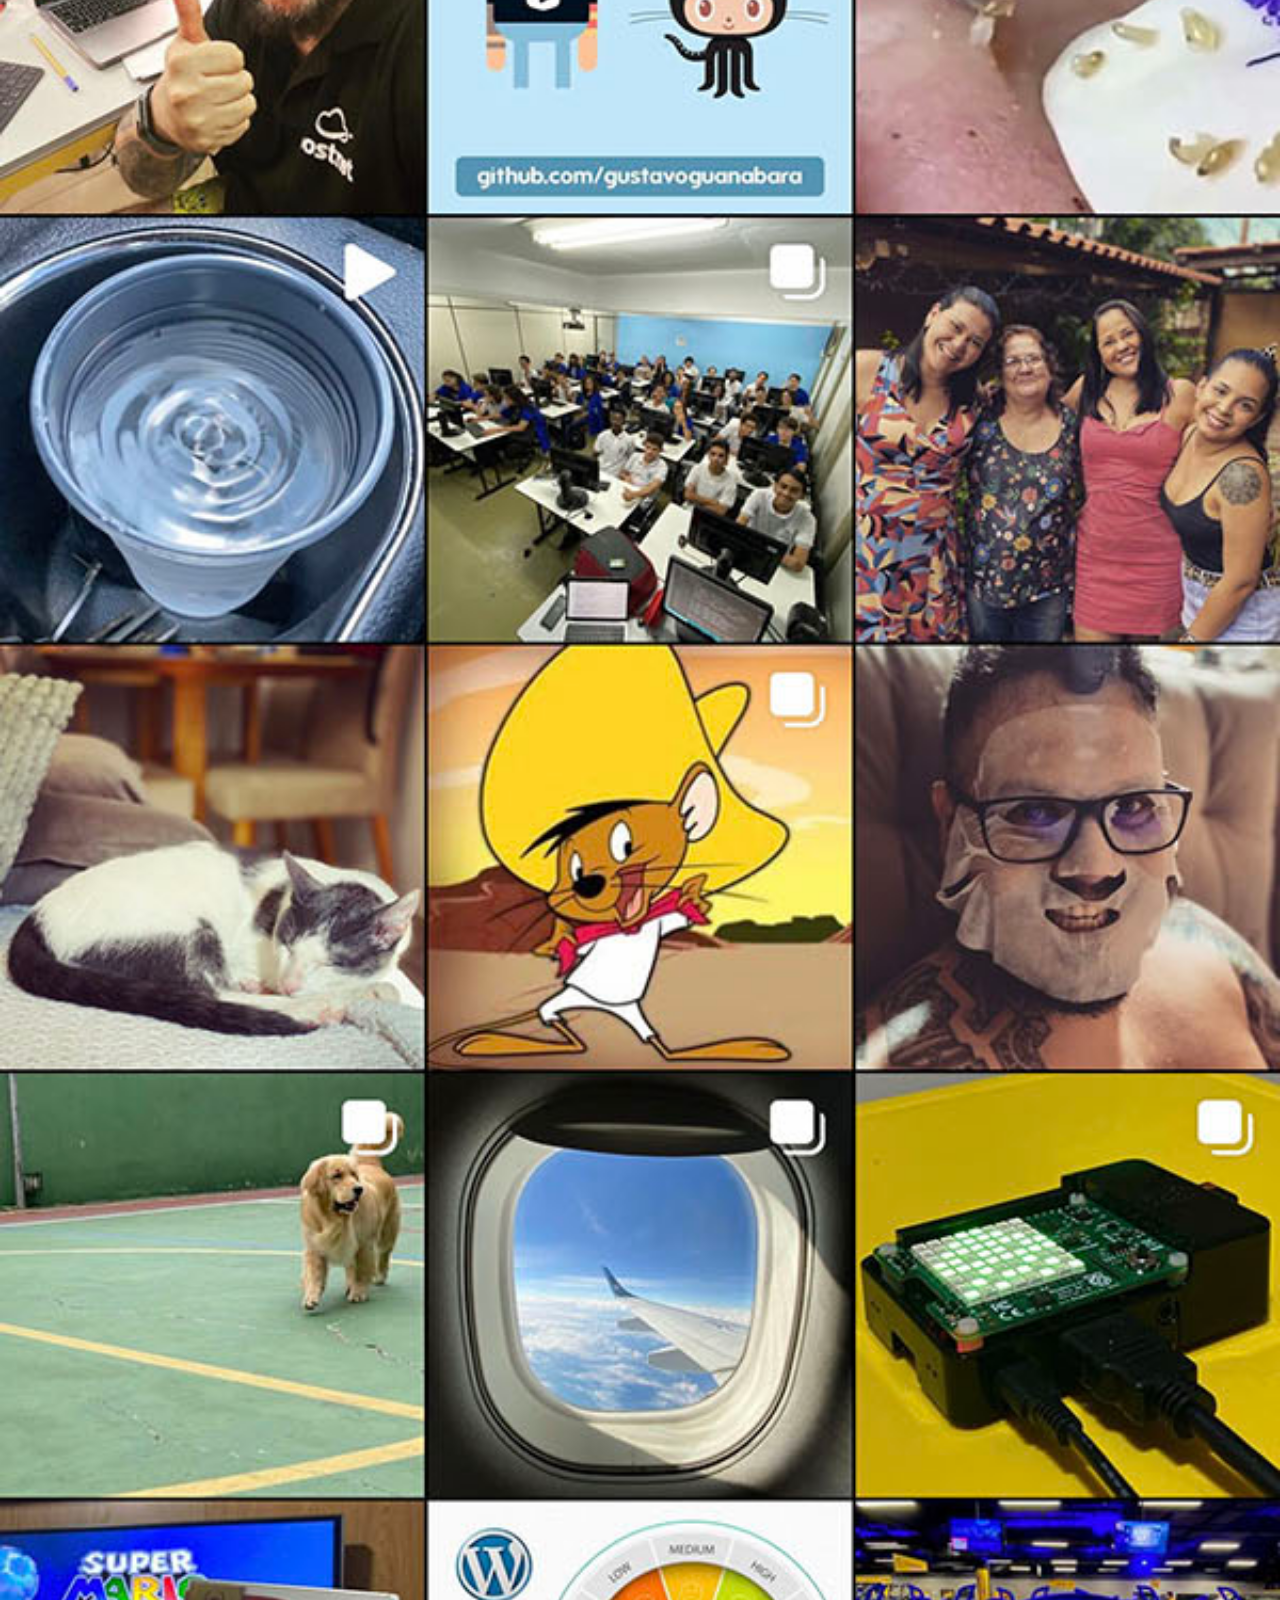
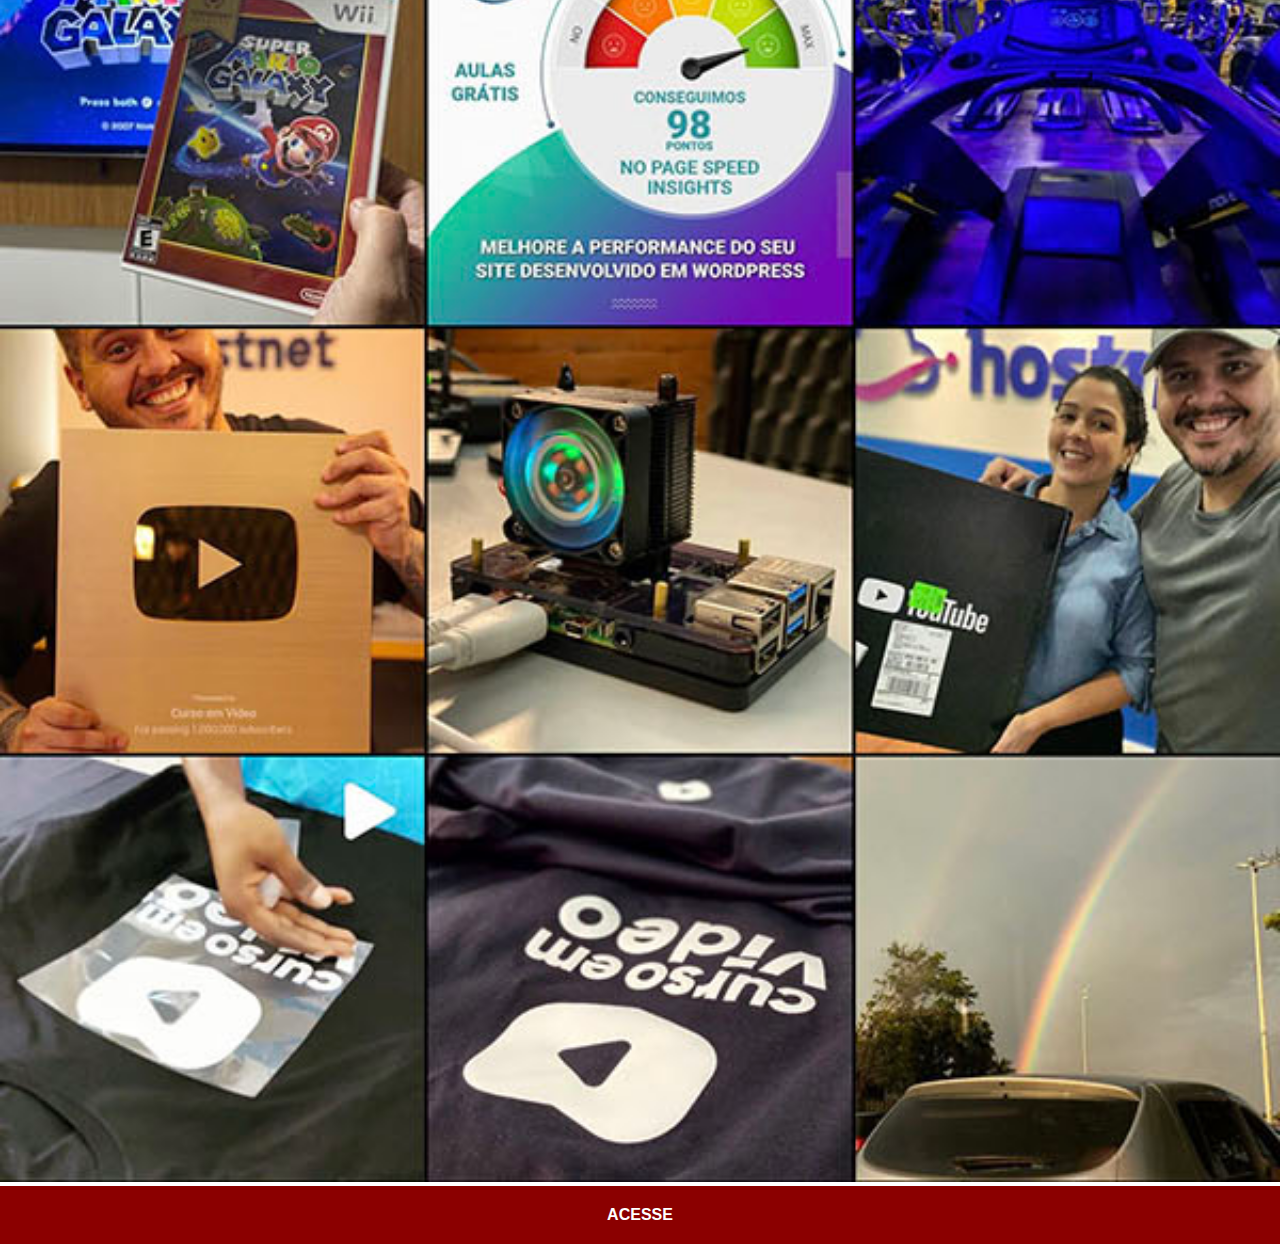
<file: instagram.html>
<!DOCTYPE html>
<html lang="pt-br">
<head>
    <meta charset="UTF-8">
    <meta name="viewport" content="width=device-width, initial-scale=1.0">
    <title>Instagram</title>
    <link rel="stylesheet" href="estilo/social.css">
</head>
<body>
    <img src="imagens/tela-instagram.jpg" alt="Instagram">
    <a href="https://www.instagram.com/gustavoguanabara/" target="_blank">ACESSE</a>
</body>
</html>
</file>
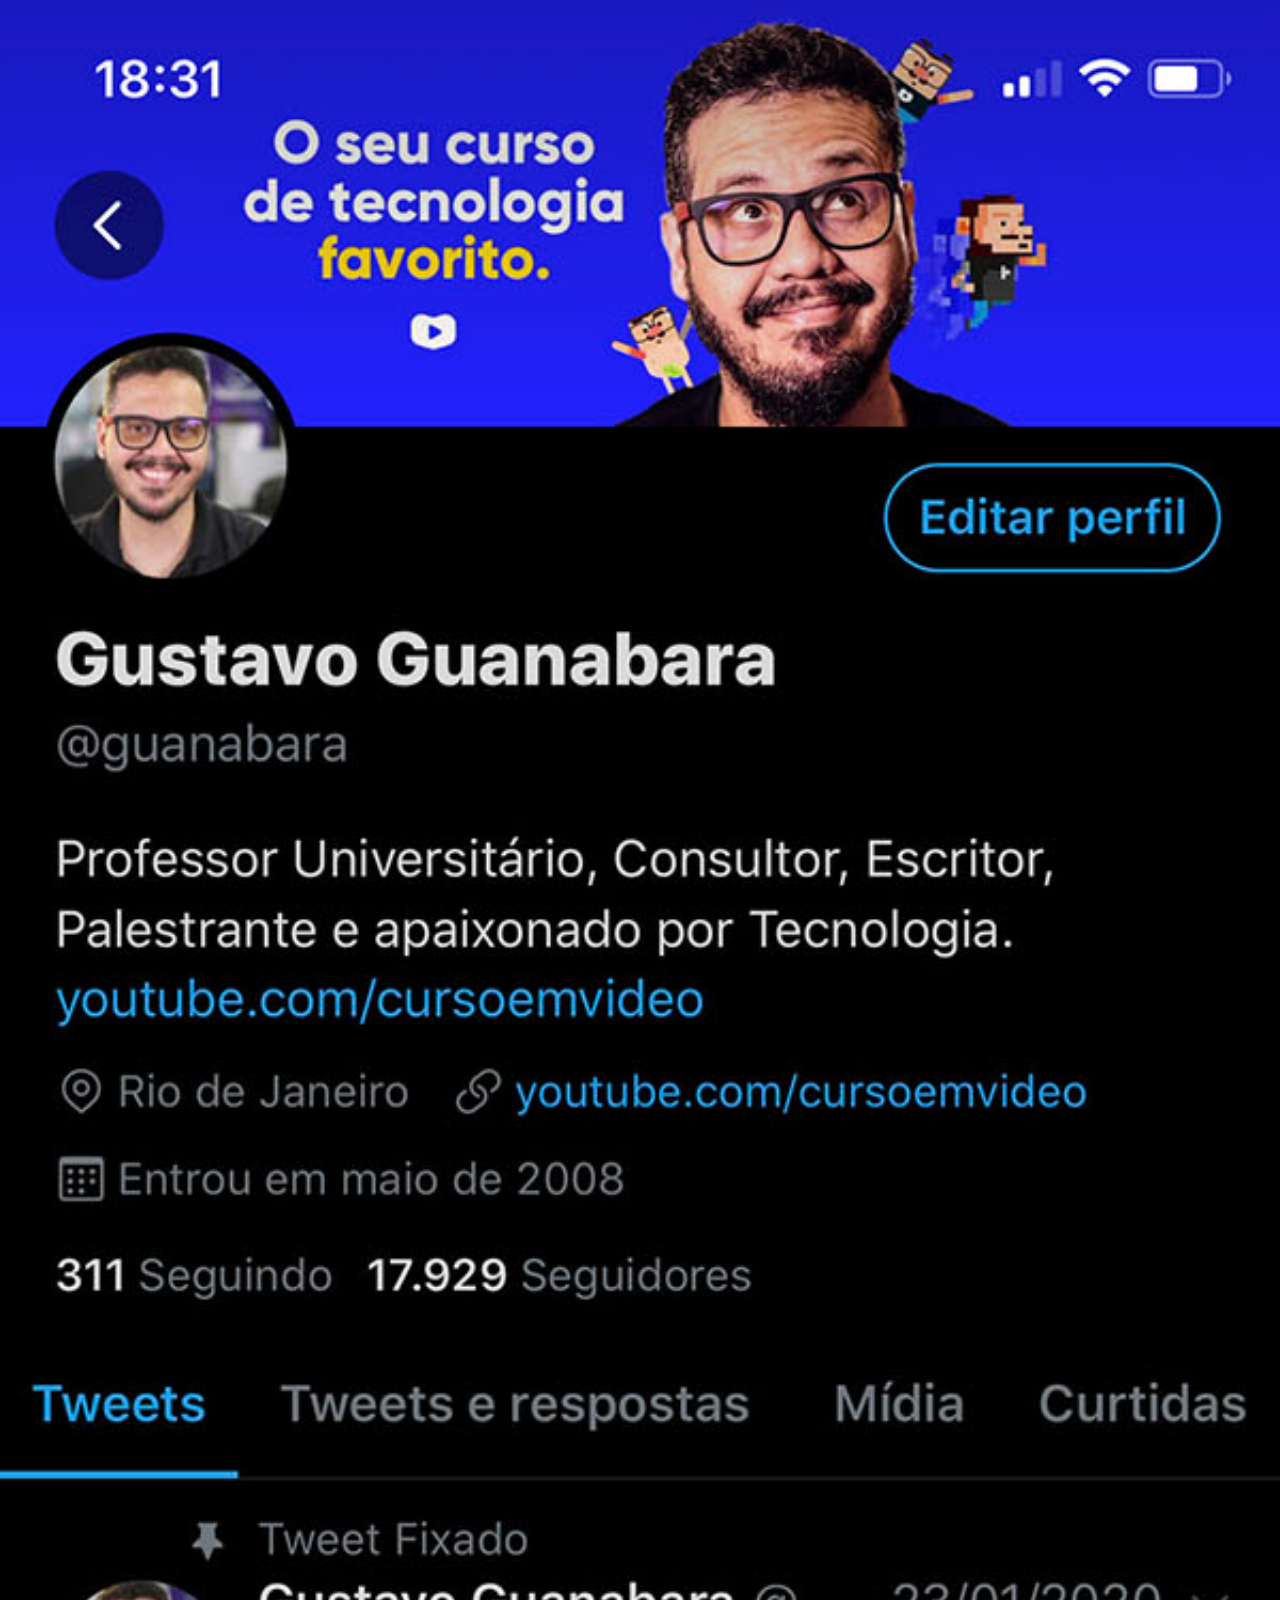
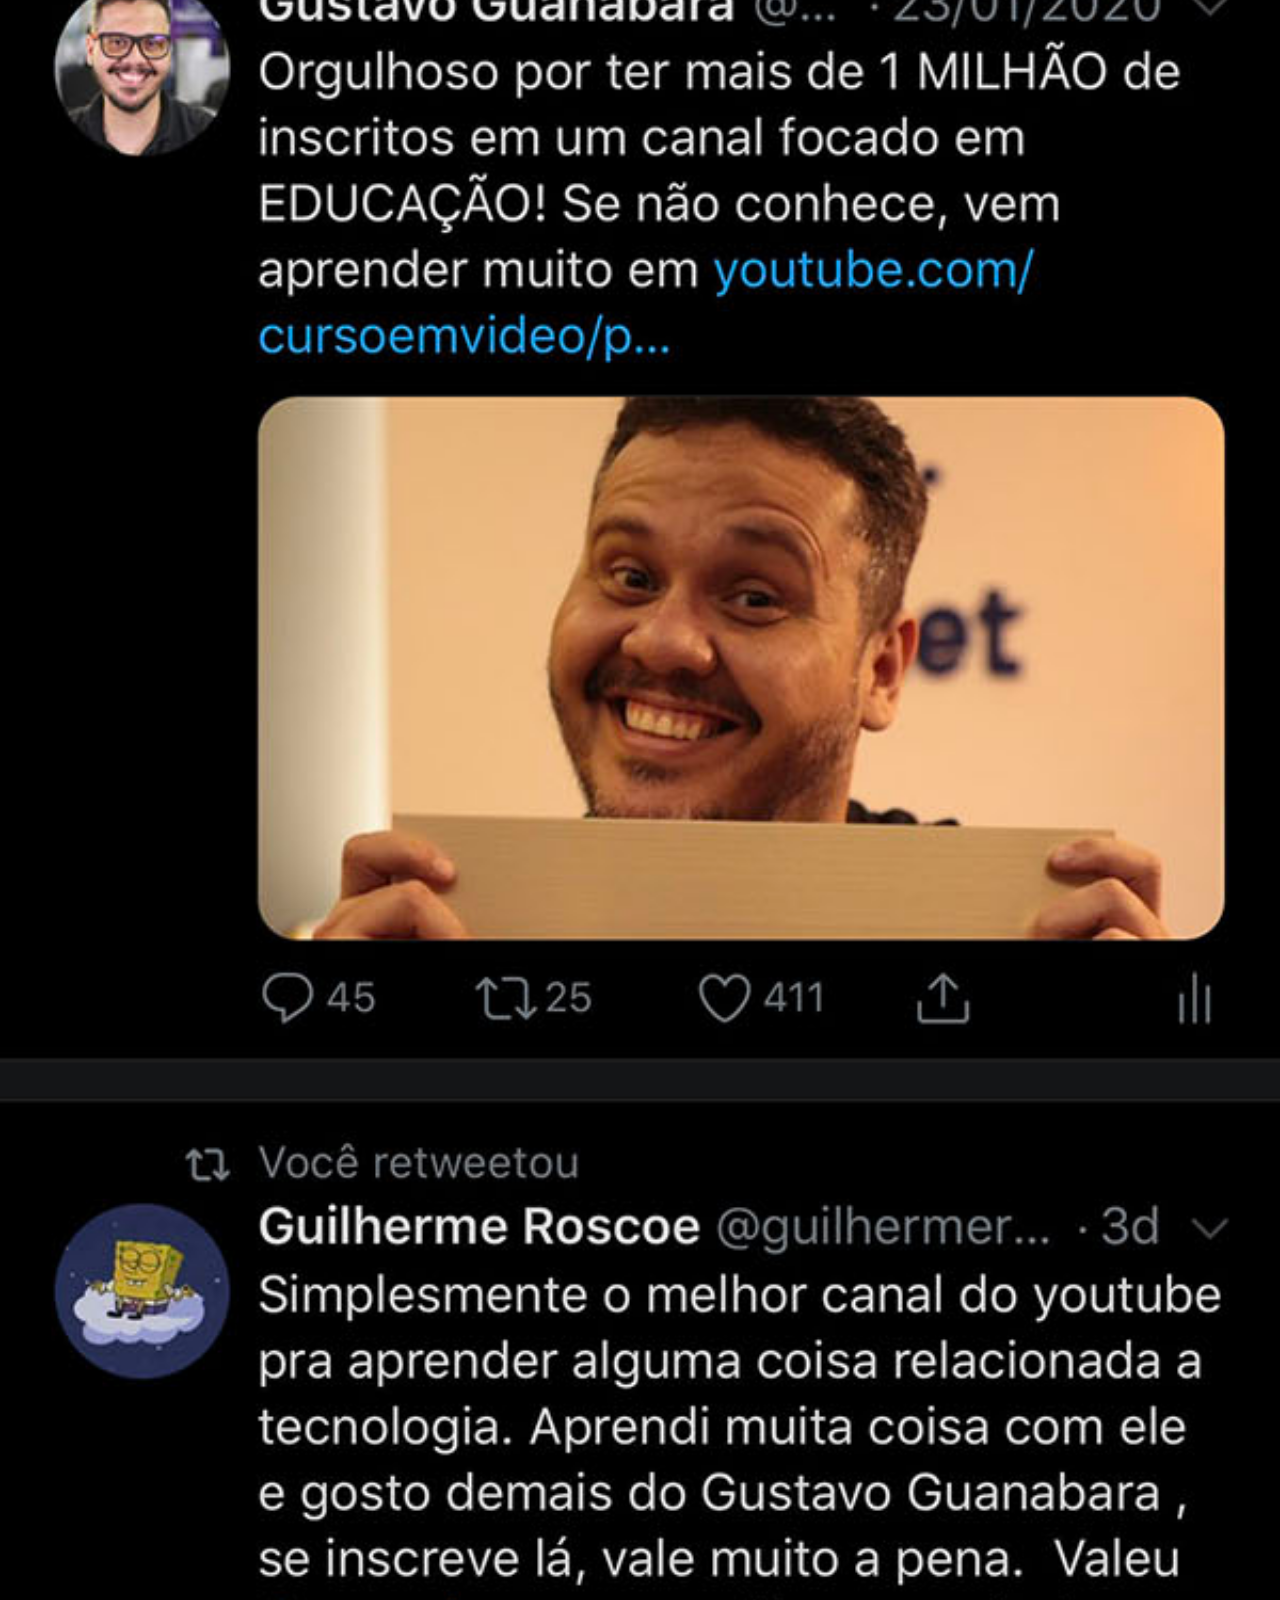
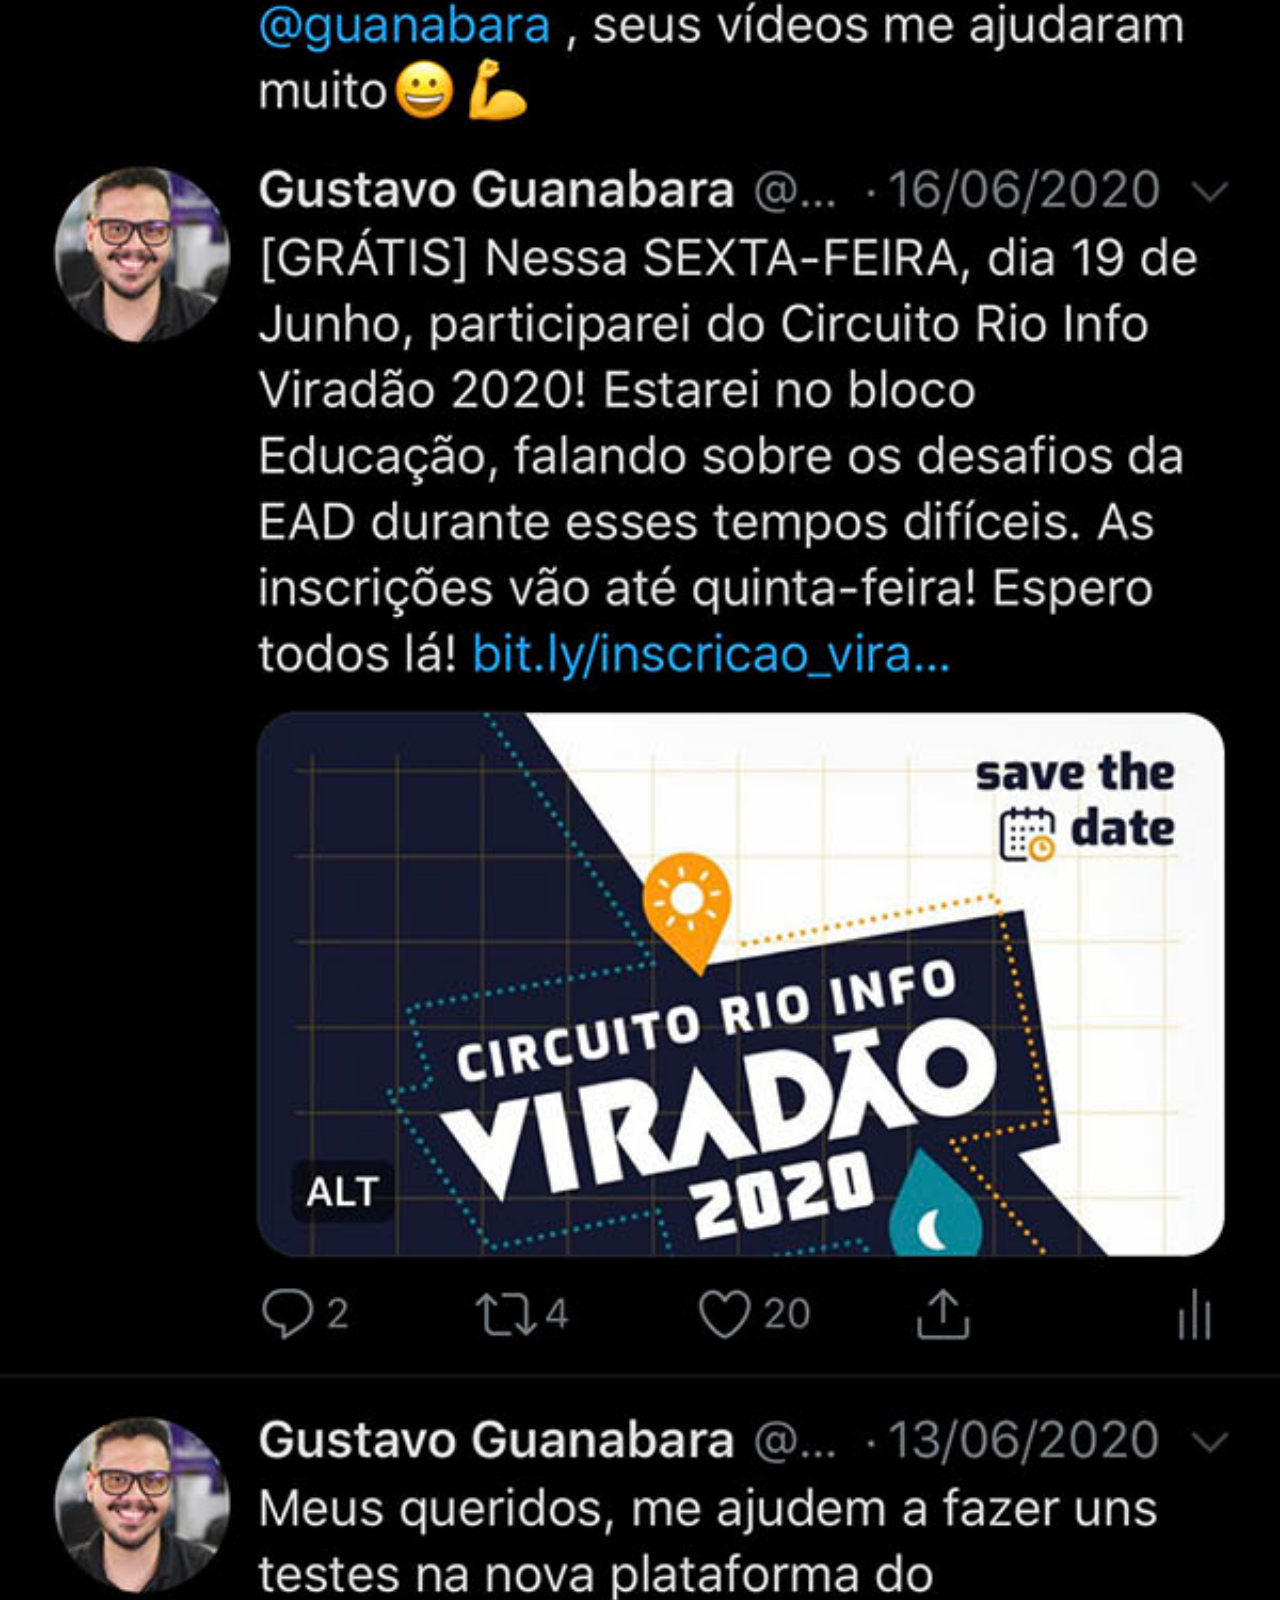
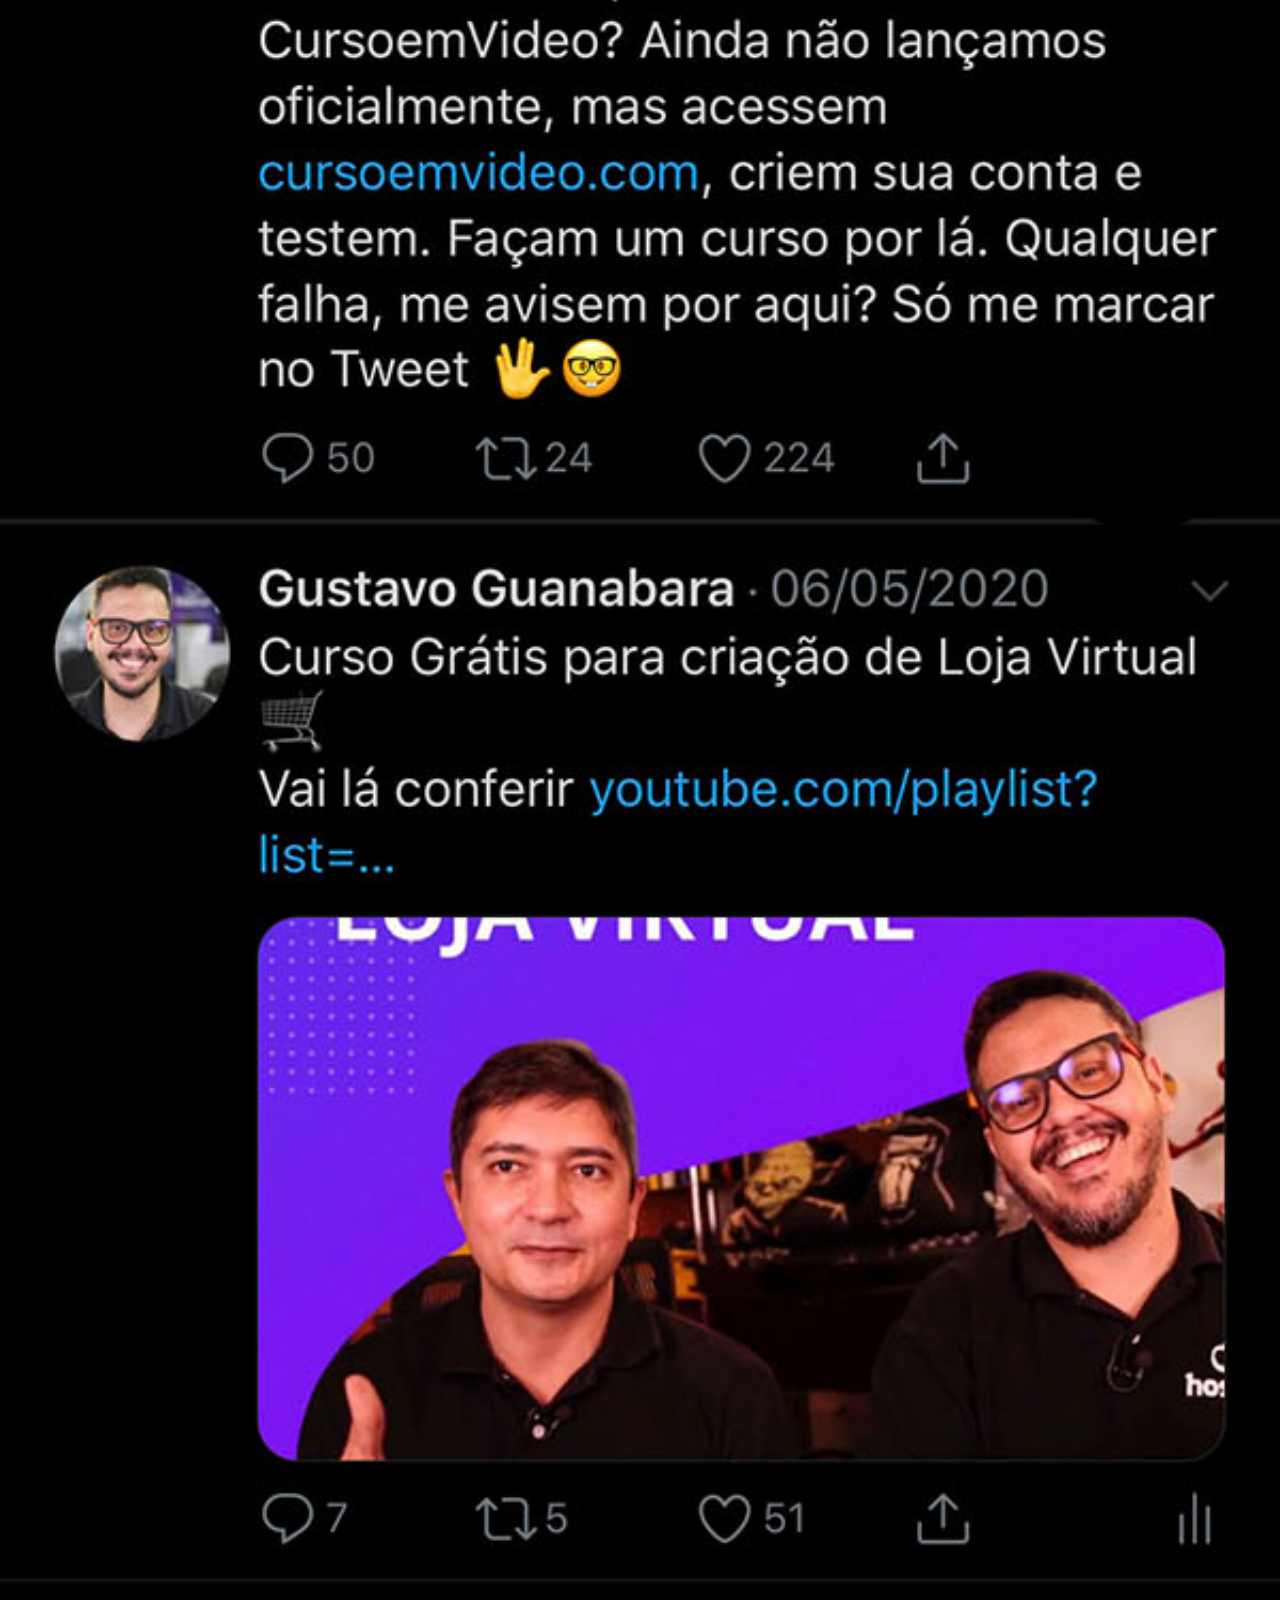
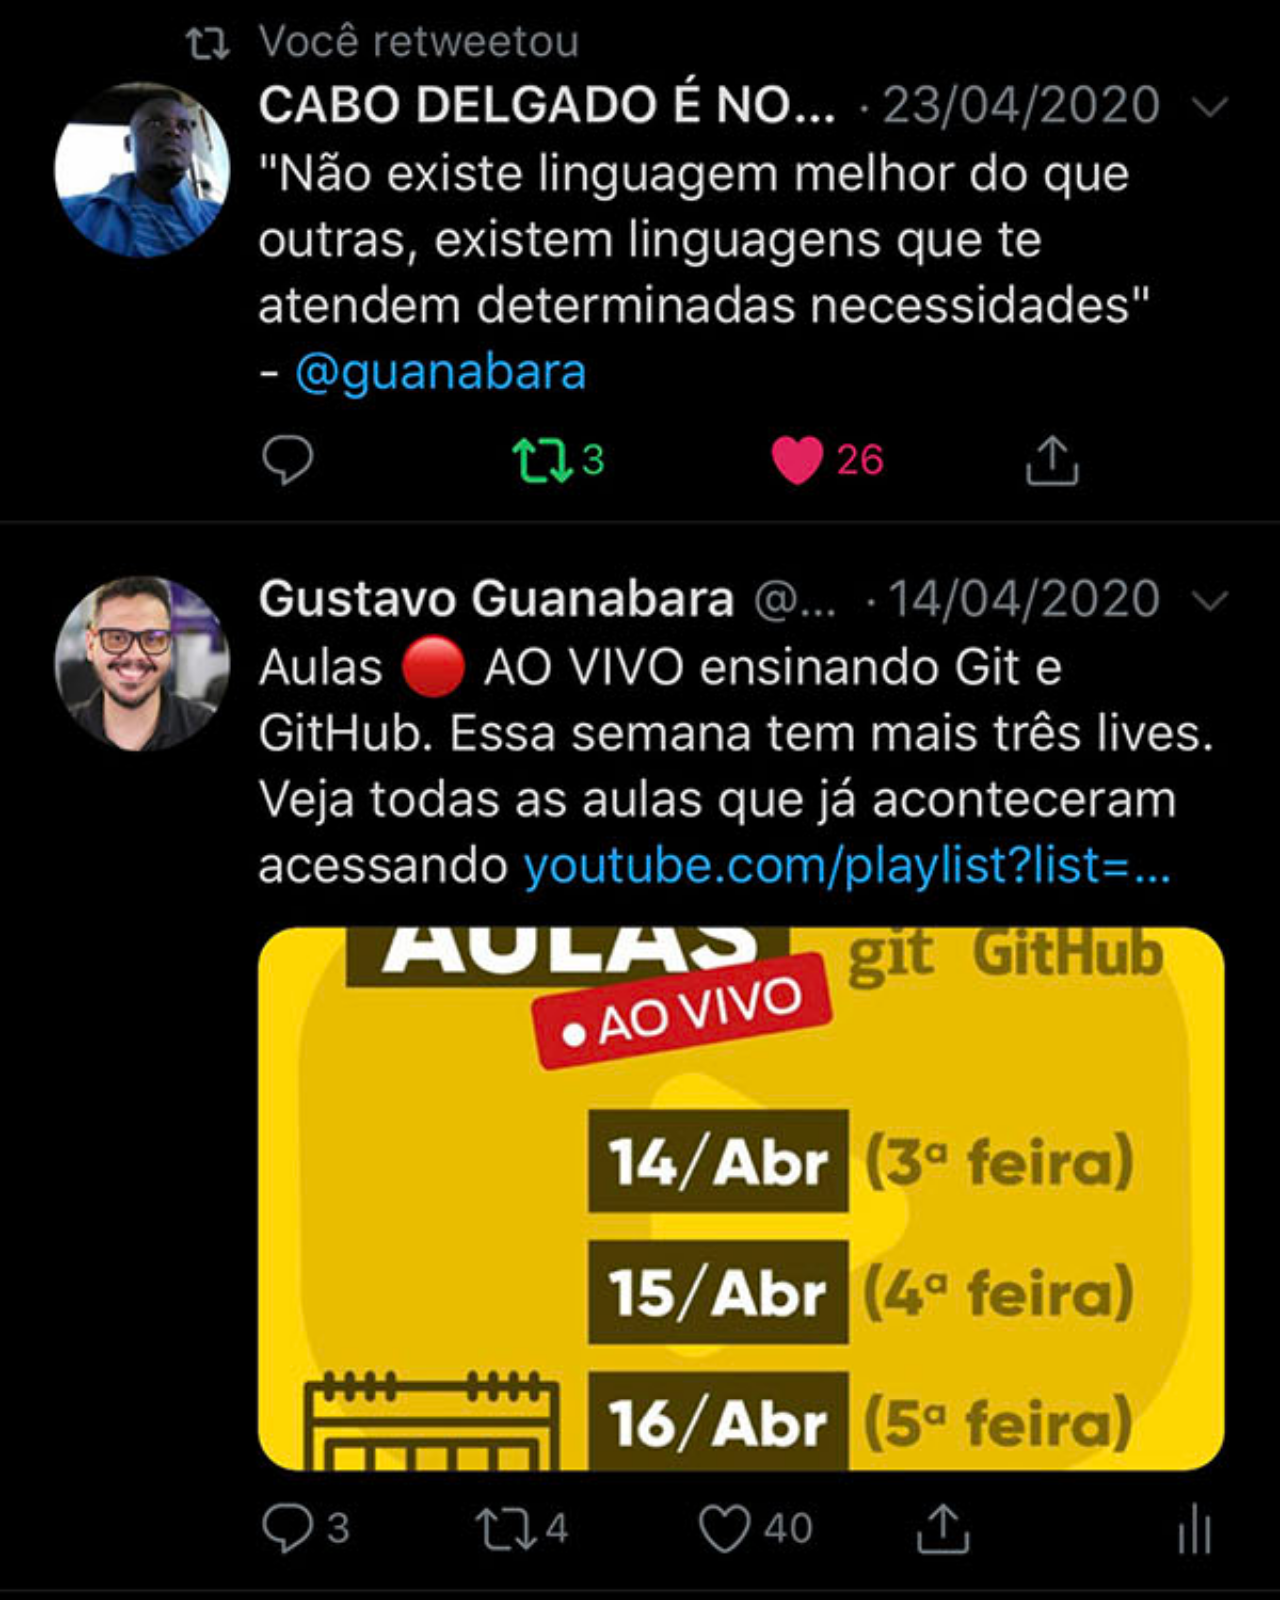
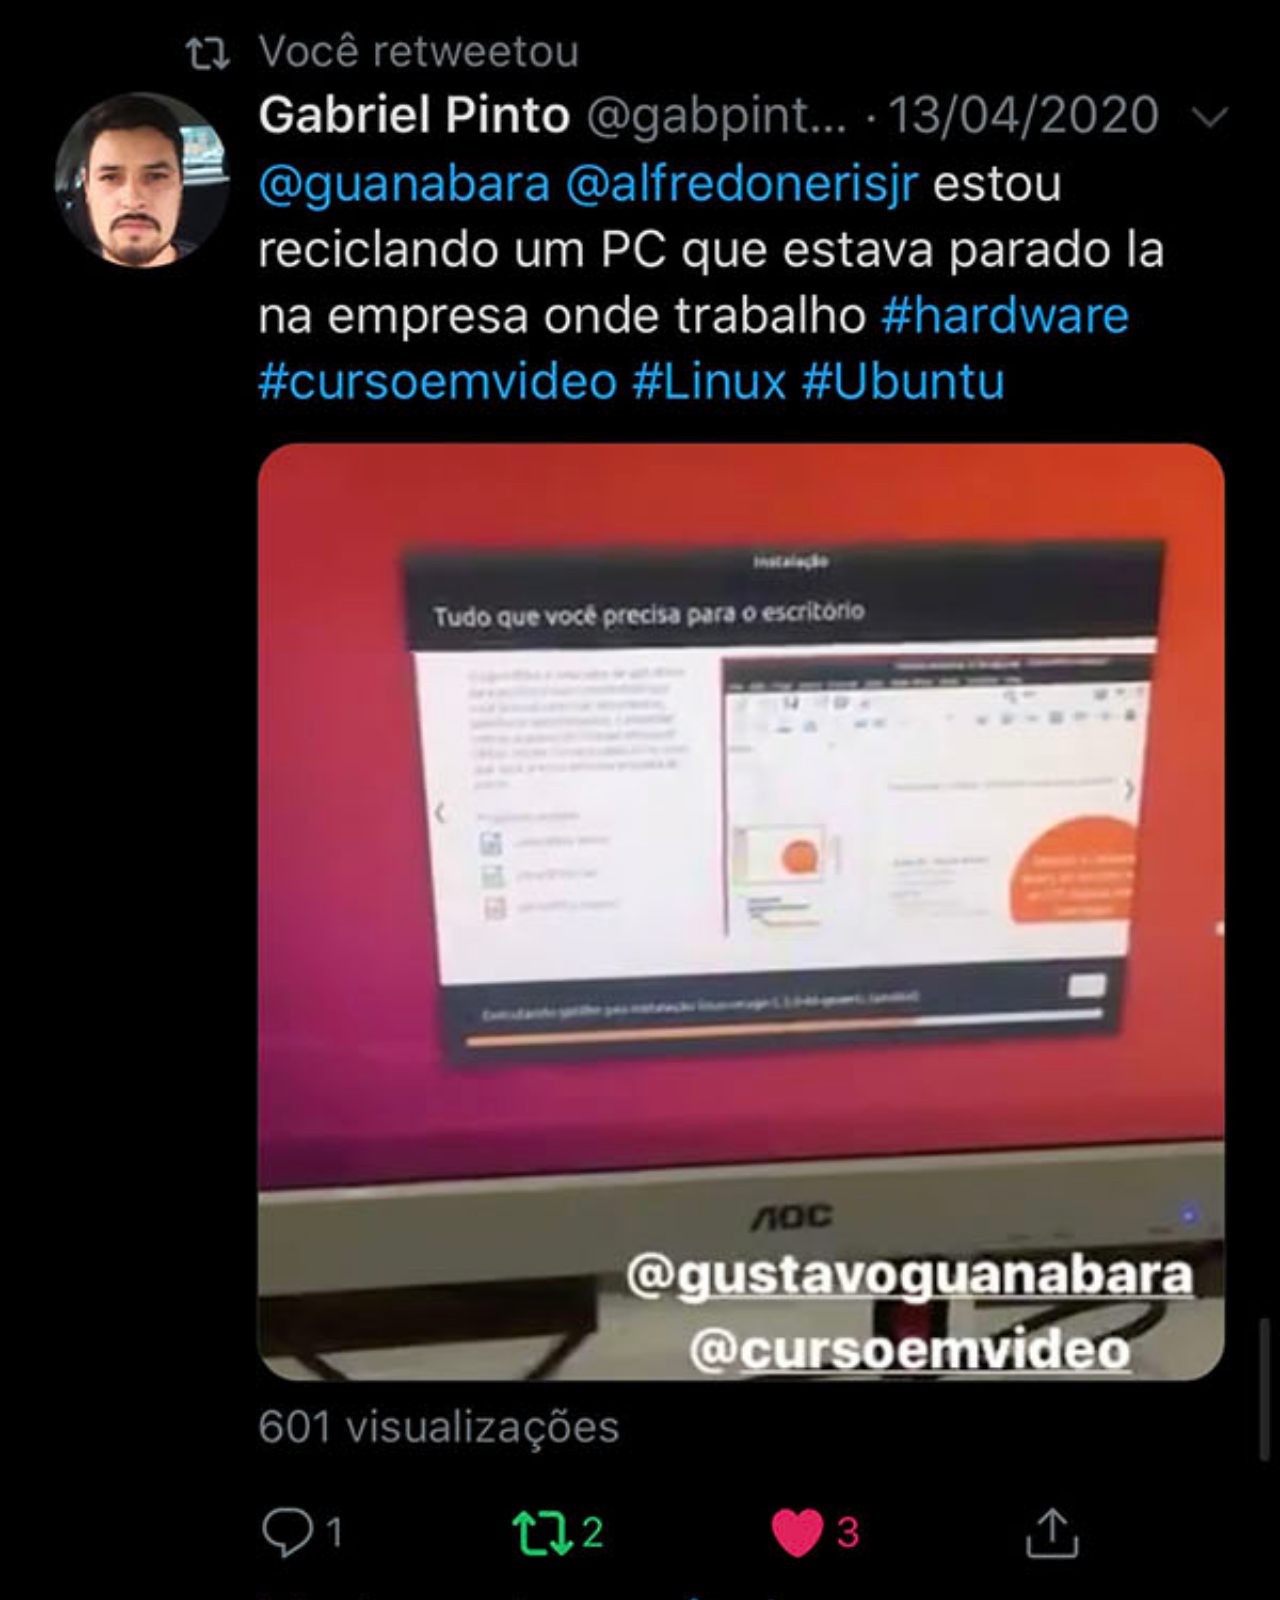
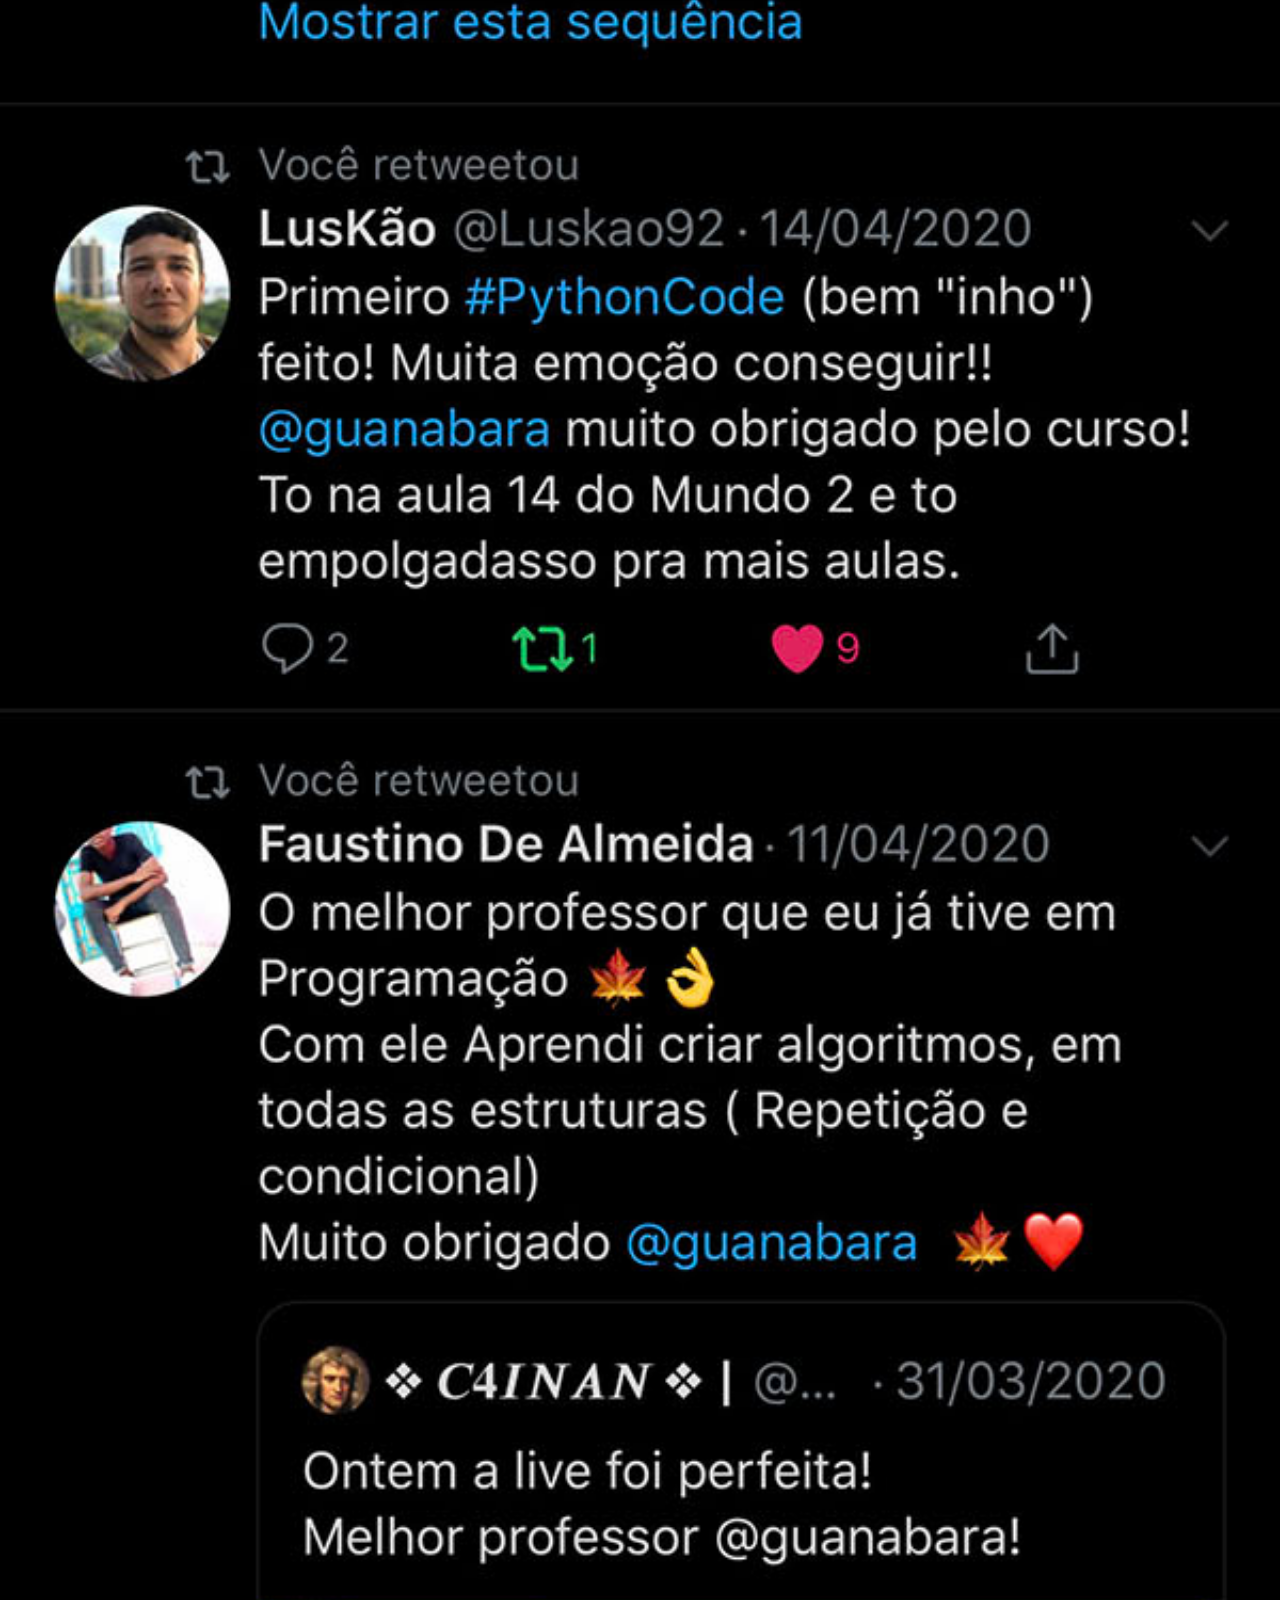
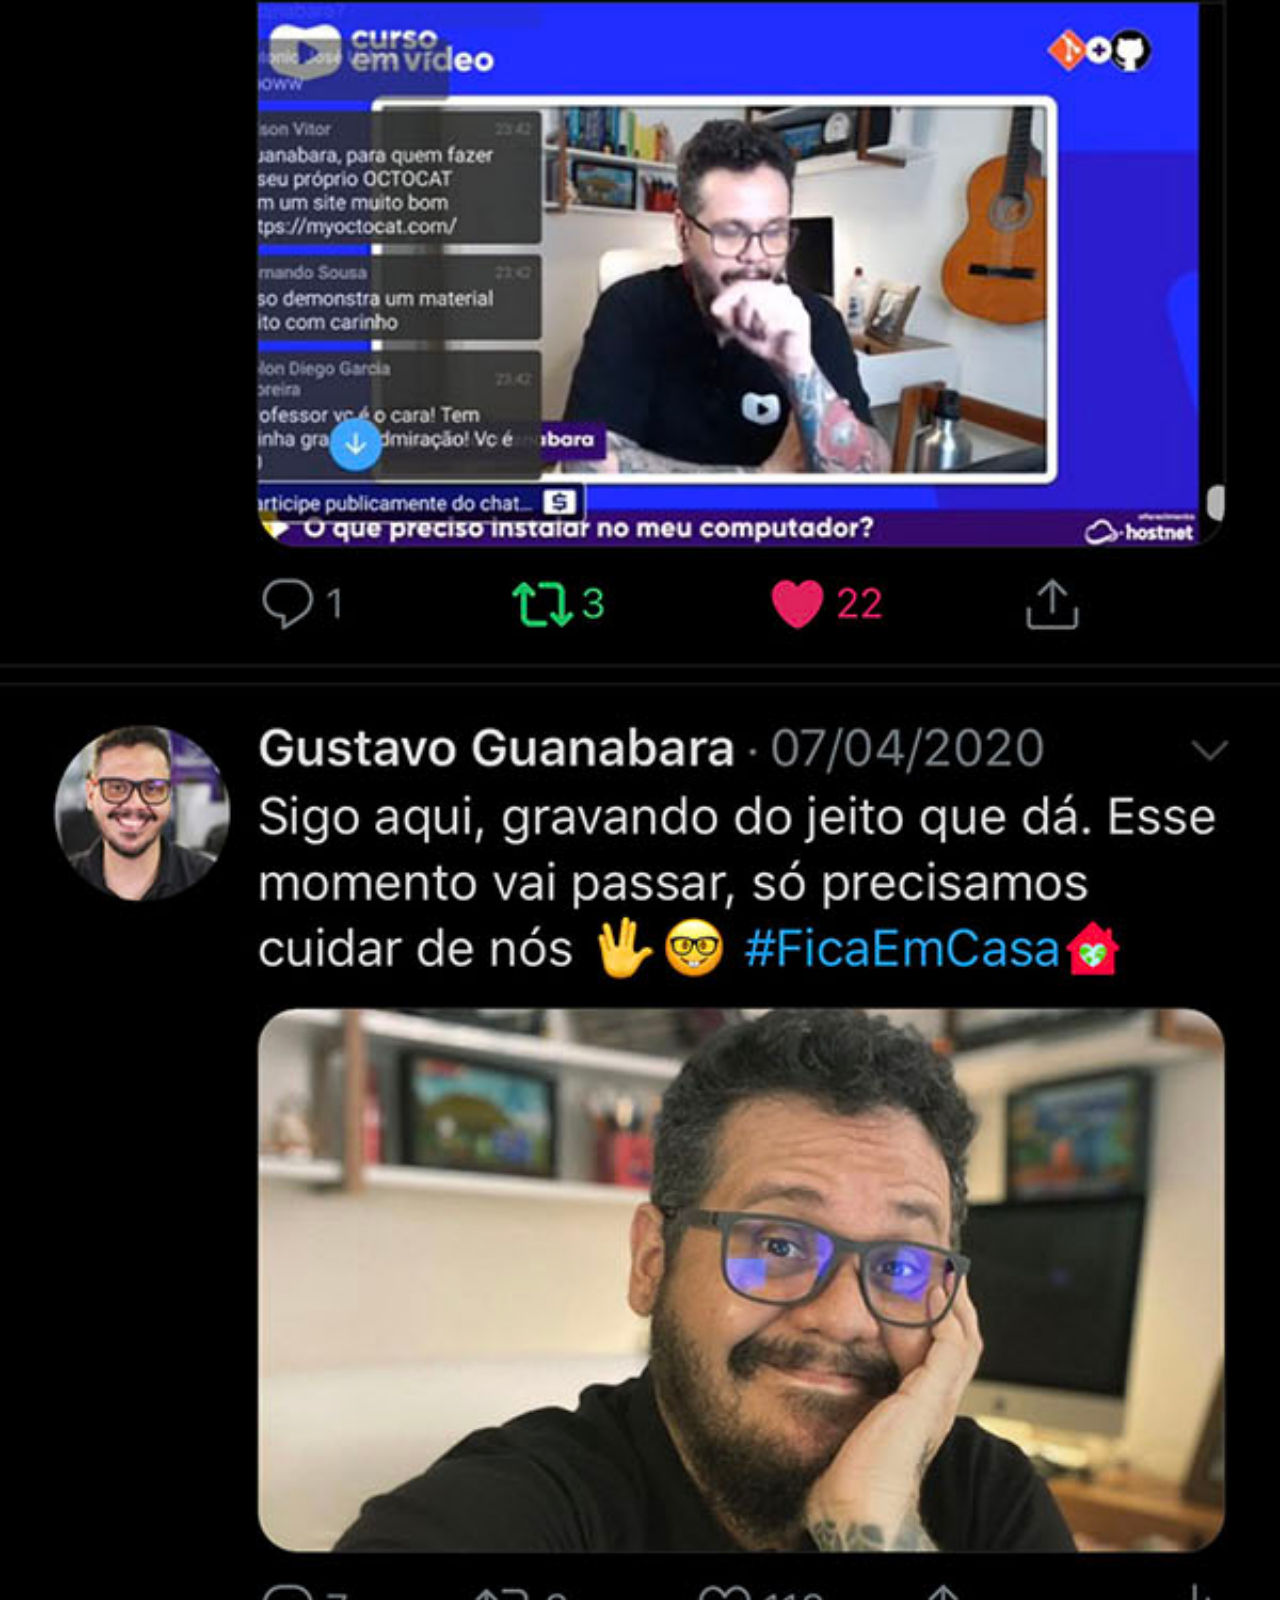
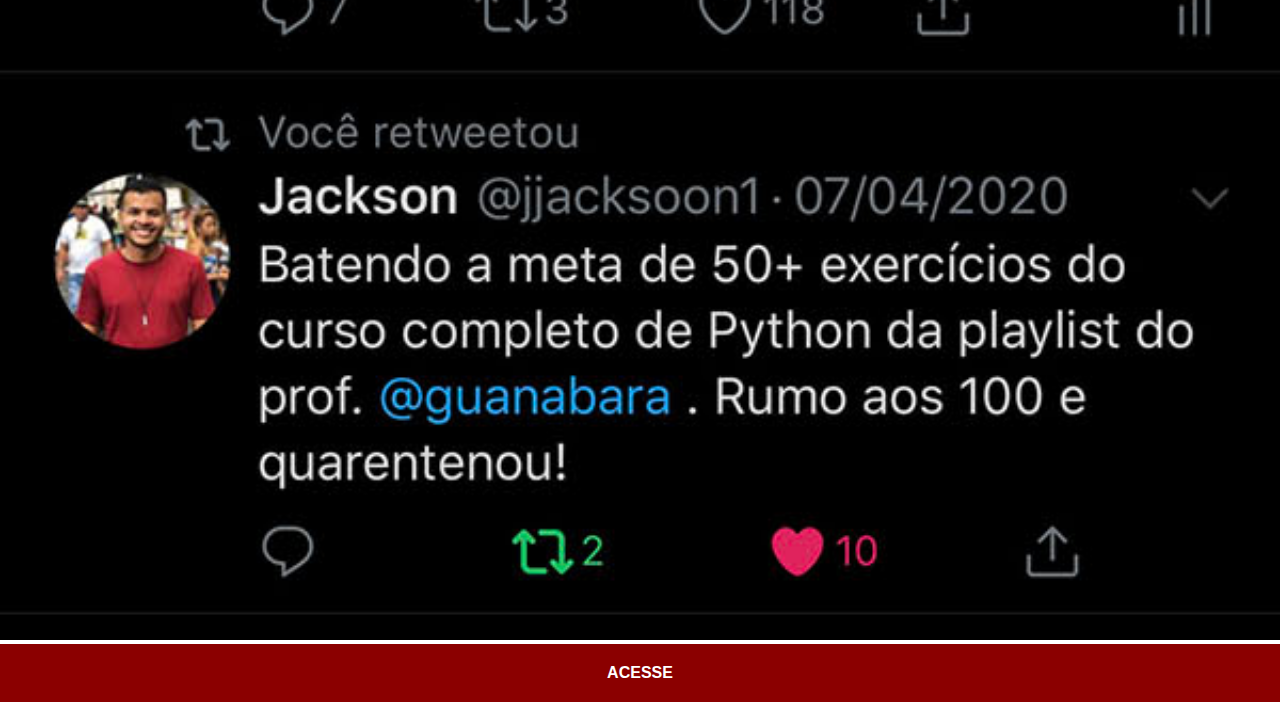
<file: twitter.html>
<!DOCTYPE html>
<html lang="pt-br">
<head>
    <meta charset="UTF-8">
    <meta name="viewport" content="width=device-width, initial-scale=1.0">
    <title>Twitter</title>
    <link rel="stylesheet" href="estilo/social.css">
</head>
<body>
    <img src="imagens/tela-twitter.jpg" alt="Twitter">
    <a href="https://x.com/guanabara" target="_blank">ACESSE</a>
</body>
</html>
</file>
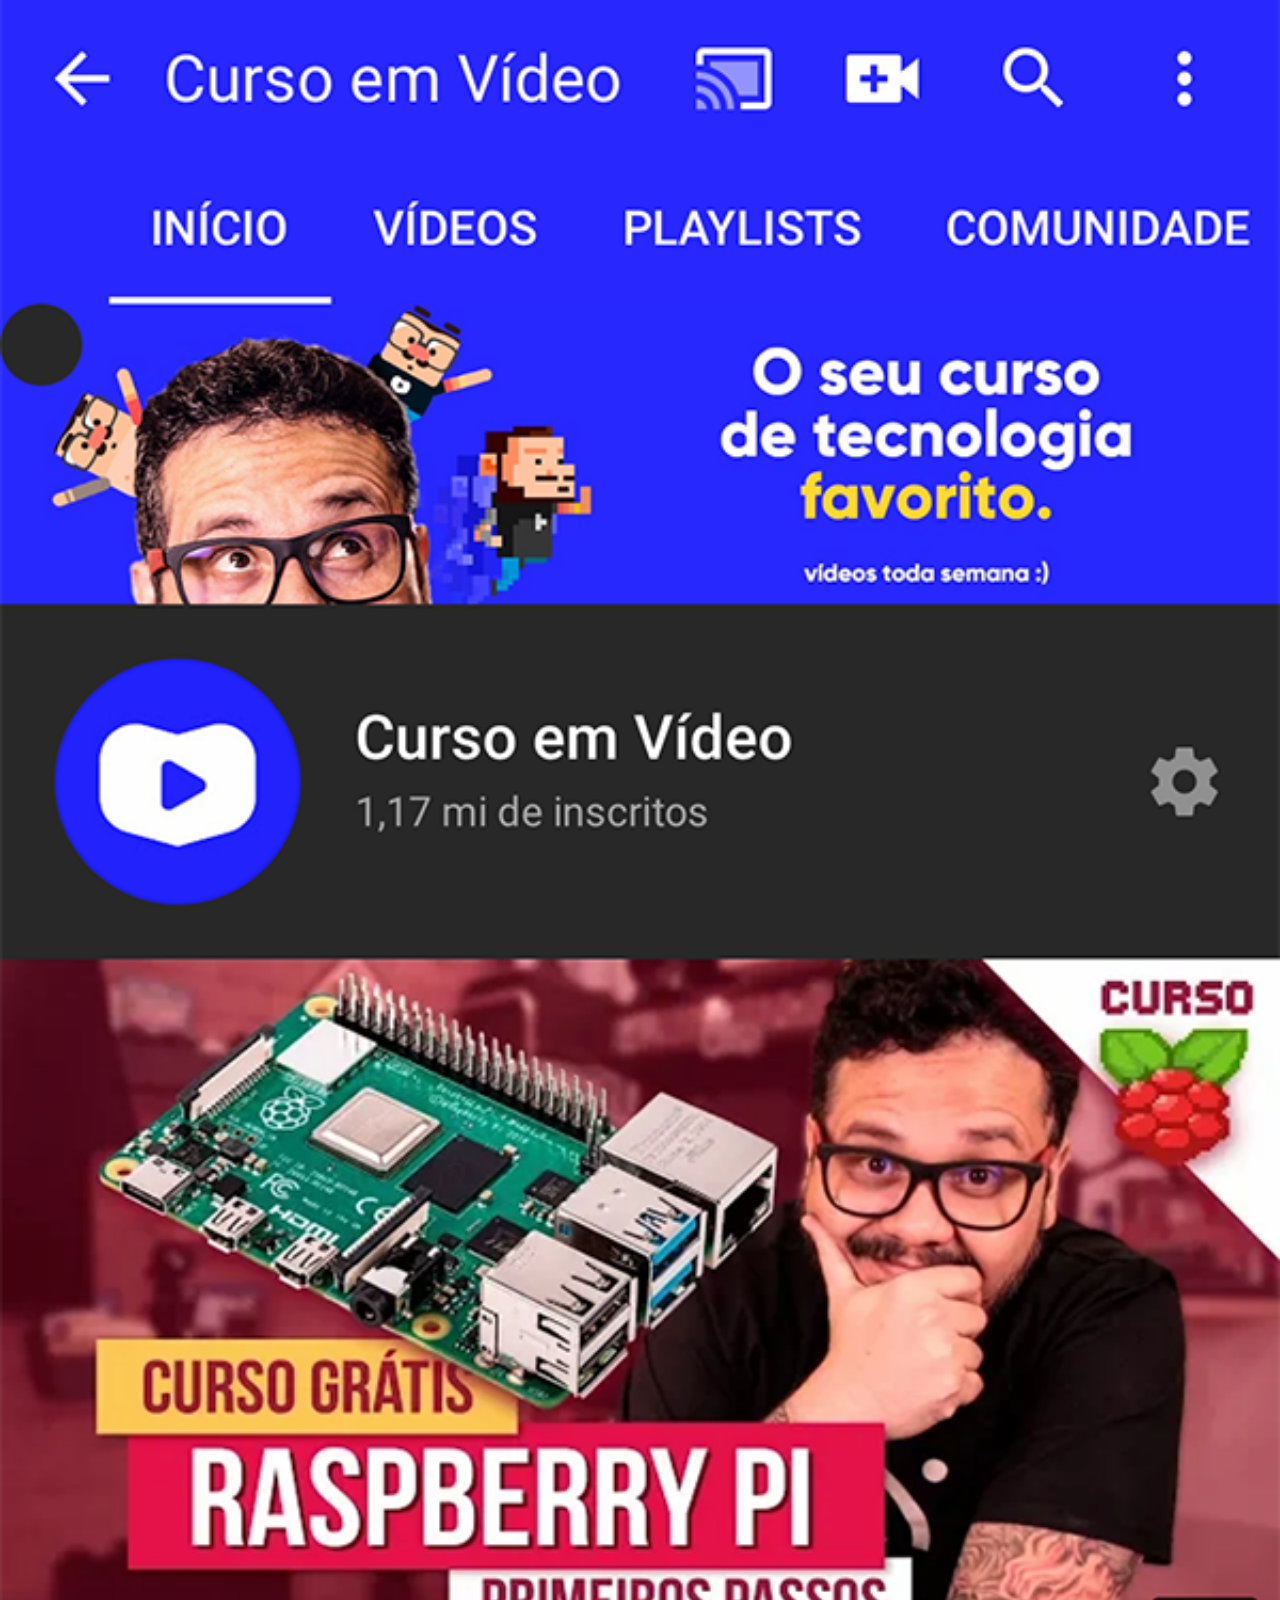
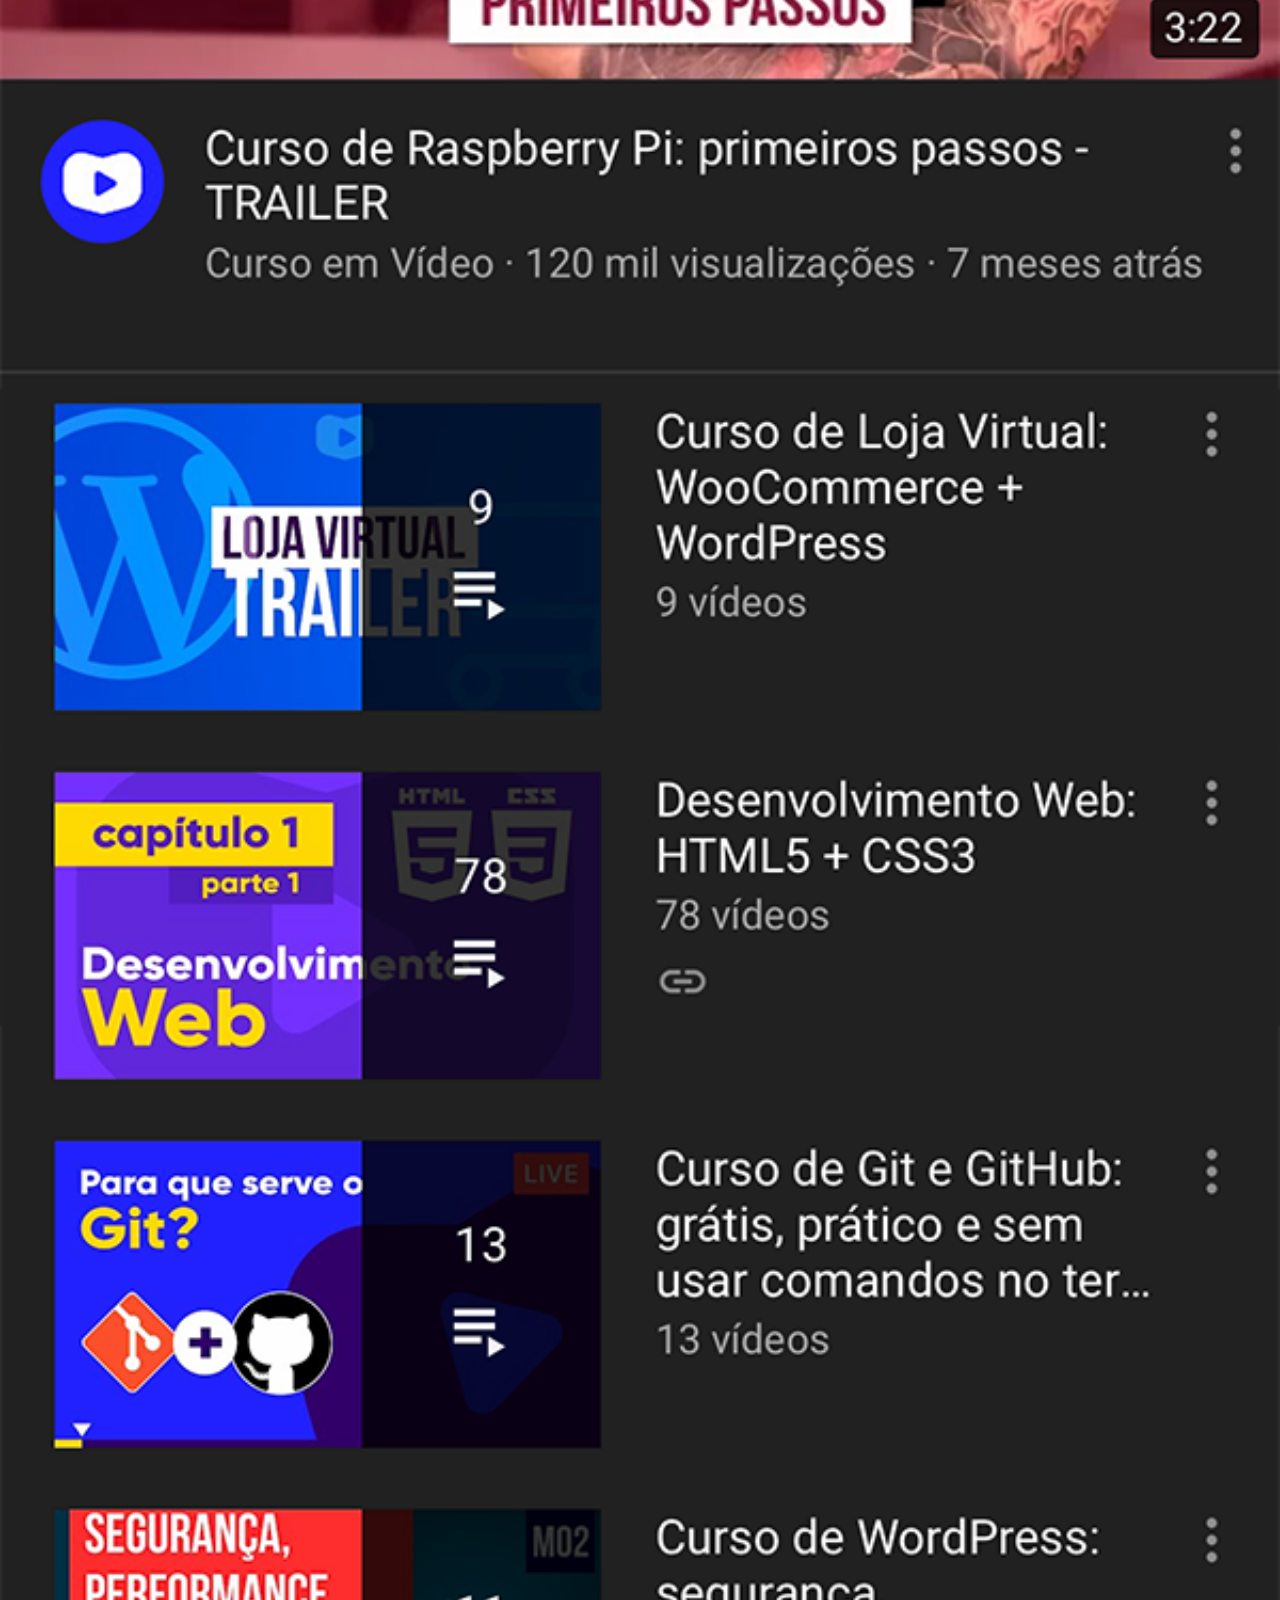
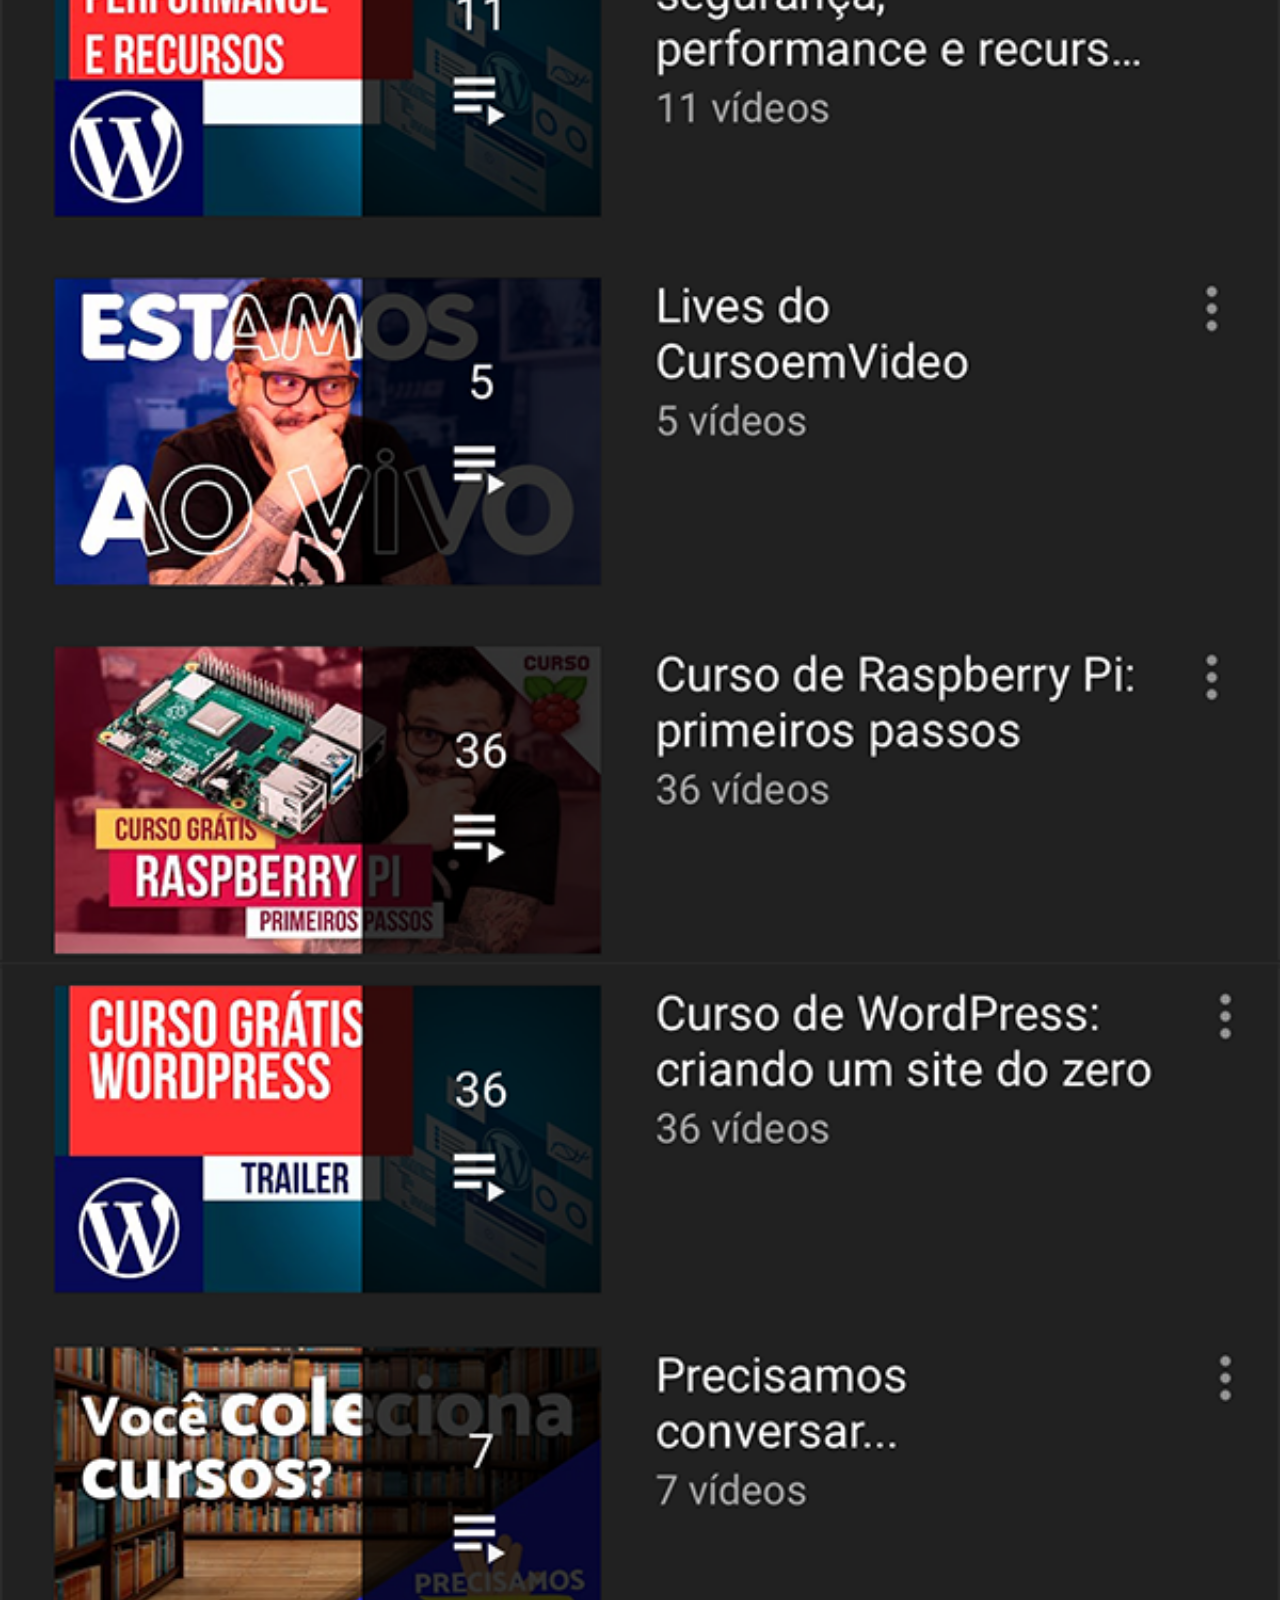
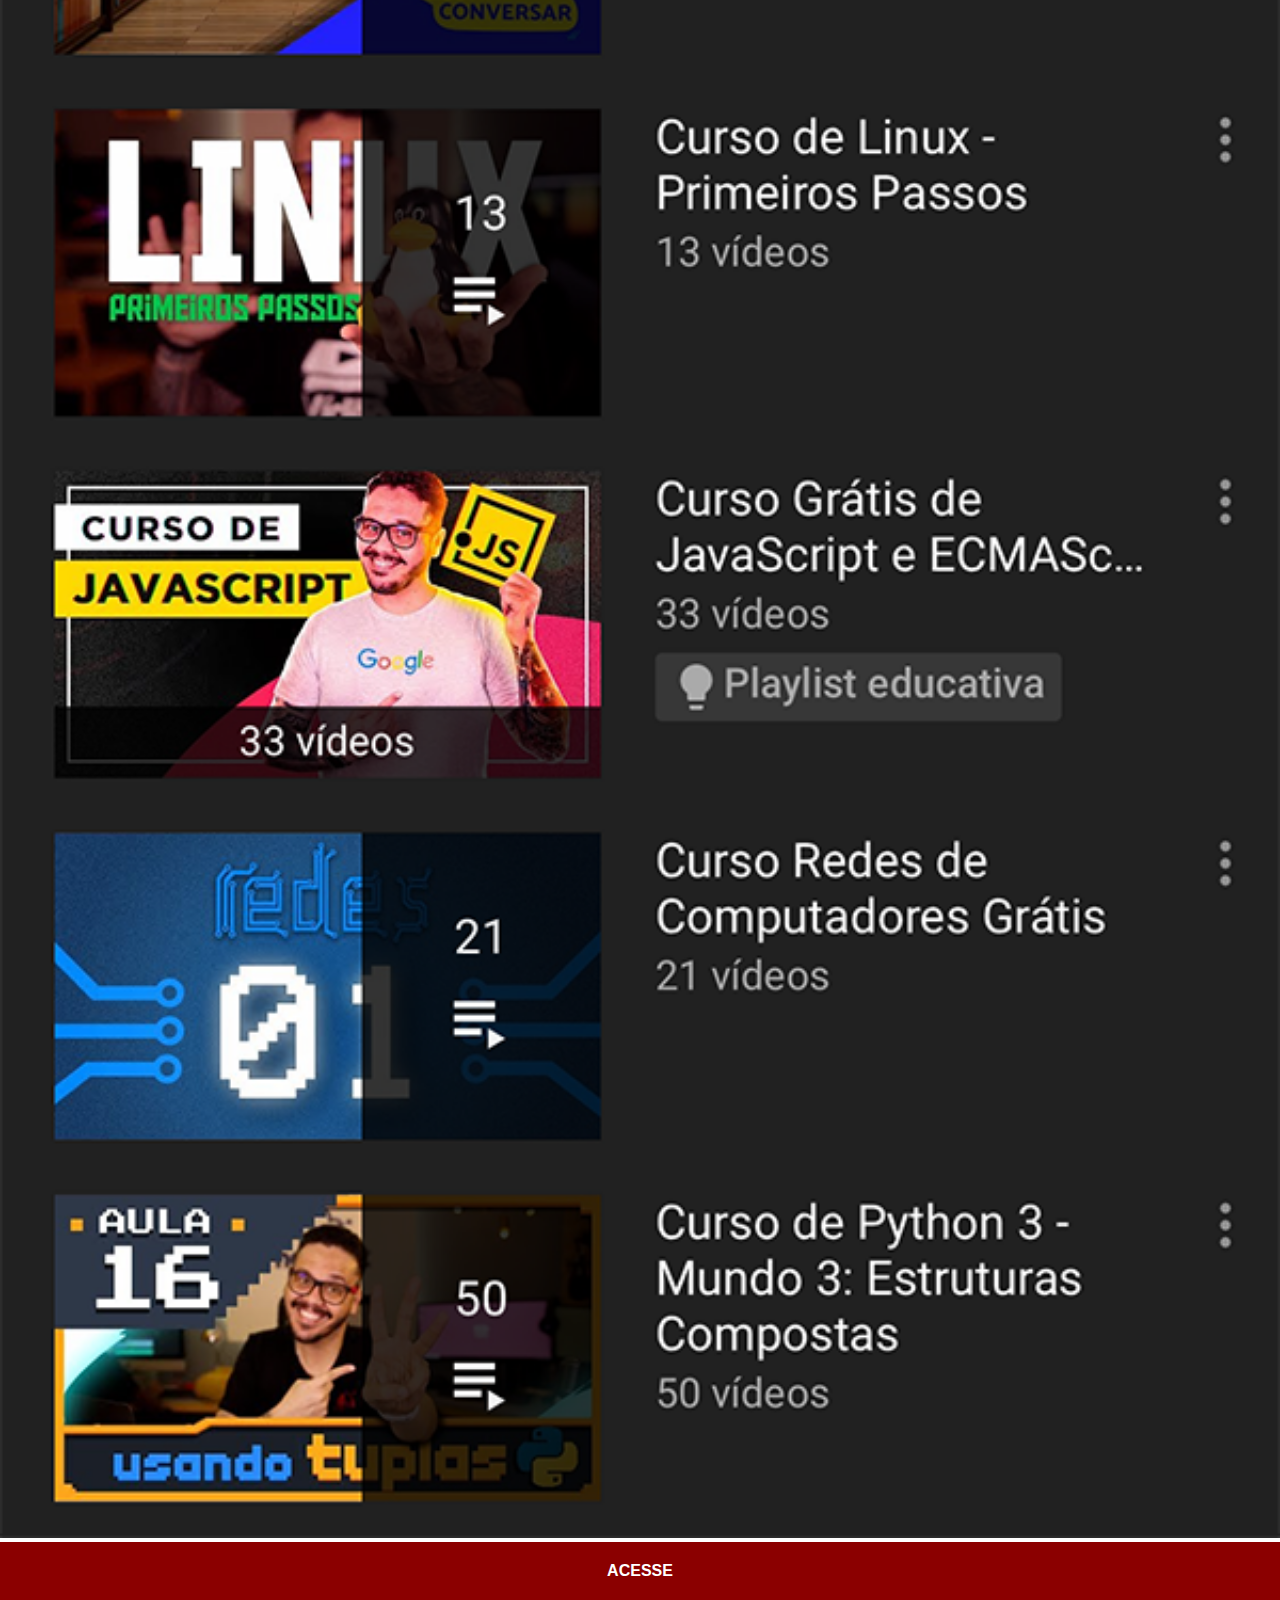
<file: youtube.html>
<!DOCTYPE html>
<html lang="pt-br">
<head>
    <meta charset="UTF-8">
    <meta name="viewport" content="width=device-width, initial-scale=1.0">
    <title>YouTube</title>
    <link rel="stylesheet" href="estilo/social.css">
</head>
<body>
    <img src="imagens/tela-youtube.png" alt="YouTube">
    <a href="https://www.youtube.com/c/CursoemV%C3%ADdeo/playlists" target="_blank">ACESSE</a>
</body>
</html>
</file>
<file: estilo/style.css>
@charset "UTF-8";

* {
    margin: 0px;
    padding: 0px;
    font-family: Arial, Helvetica, sans-serif;
}

html, body{
    height: 100vh;
    width: 100vw;
    background-color: black;
}

body {
    background: url('../imagens/fundo-madeira.jpg') no-repeat top center;
    background-size: cover;
    background-position: fixed;
}

main {
    position: relative;
    height: 100vh;
}

section#telefone {
    position: absolute;
    top: 50%;
    left: 50%;
    transform: translate(-50%, -50%);

    height: 627px;
    width: 311px;
    background: url('../imagens/frame-iphone.png') no-repeat;
}

iframe#tela {
    position: relative;
    top: 80px;
    left: 22px;

    width: 267px;
    height: 471px;
}

section#redes-sociais {
    text-align: center;
}

section#redes-sociais img {
    width: 50px;
    margin: 10px;
    border-radius: 50%;
    box-shadow: 2px 2px 2px rgba(0, 0, 0, 0.400);
    box-sizing: border-box;
}

section#redes-sociais img:hover {
    border: 2px solid rgba(255, 255, 255, 0.692);
    transform: translate(-3px, -3px);
    box-shadow: 5px 5px 10px rgba(0, 0, 0, 0.400);
    transition: transformer .5s, border .5s;
}
</file>
<file: estilo/social.css>
@charset "UTF-8";

* {
    margin: 0px;
    padding: 0px;
    font-family: Arial, Helvetica, sans-serif;
}
::-webkit-scrollbar {
    width: 0px;
    height: 0px;
}
img {
    width: 100vw;
}
a {
    display: block;
    background-color: darkred;
    color:white;
    padding: 20px;
    text-align: center;
    font-weight: bolder;
    text-decoration: none;
}
a:hover {
    background-color: red;
}
</file>
